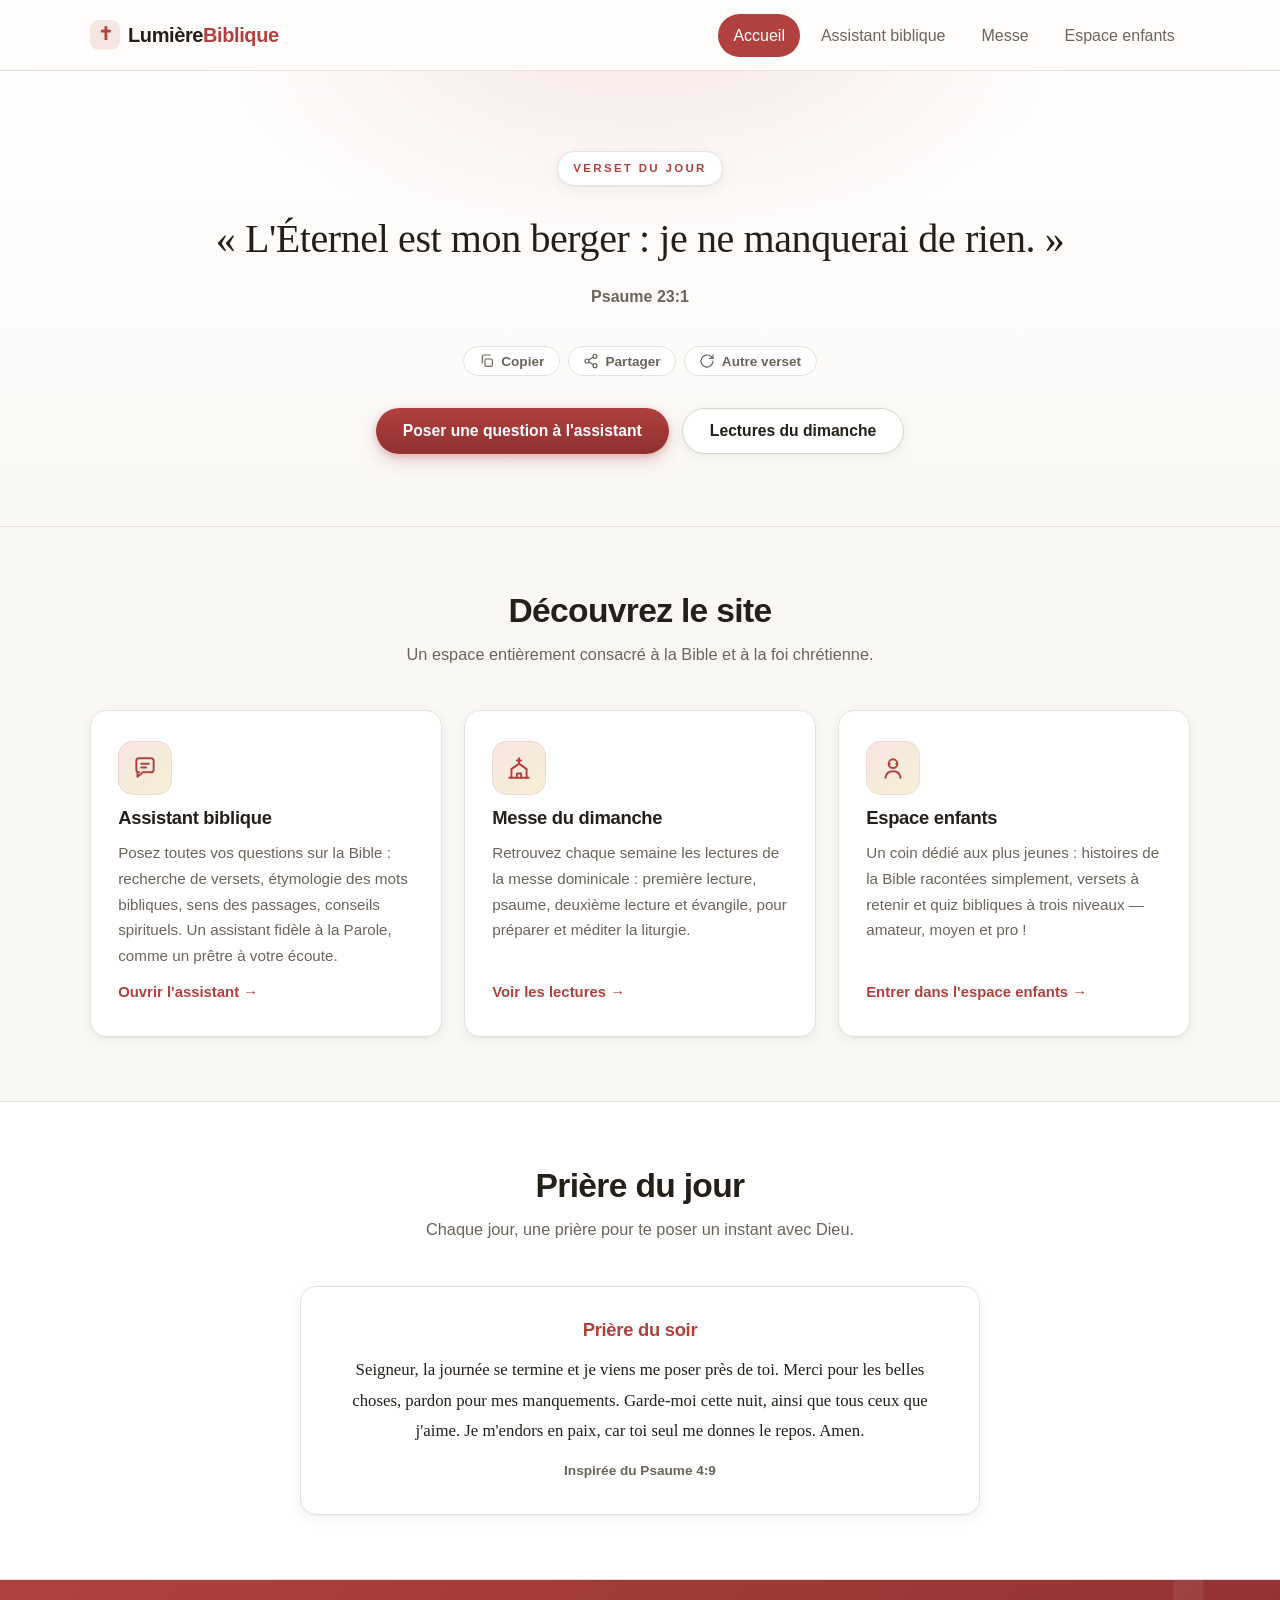
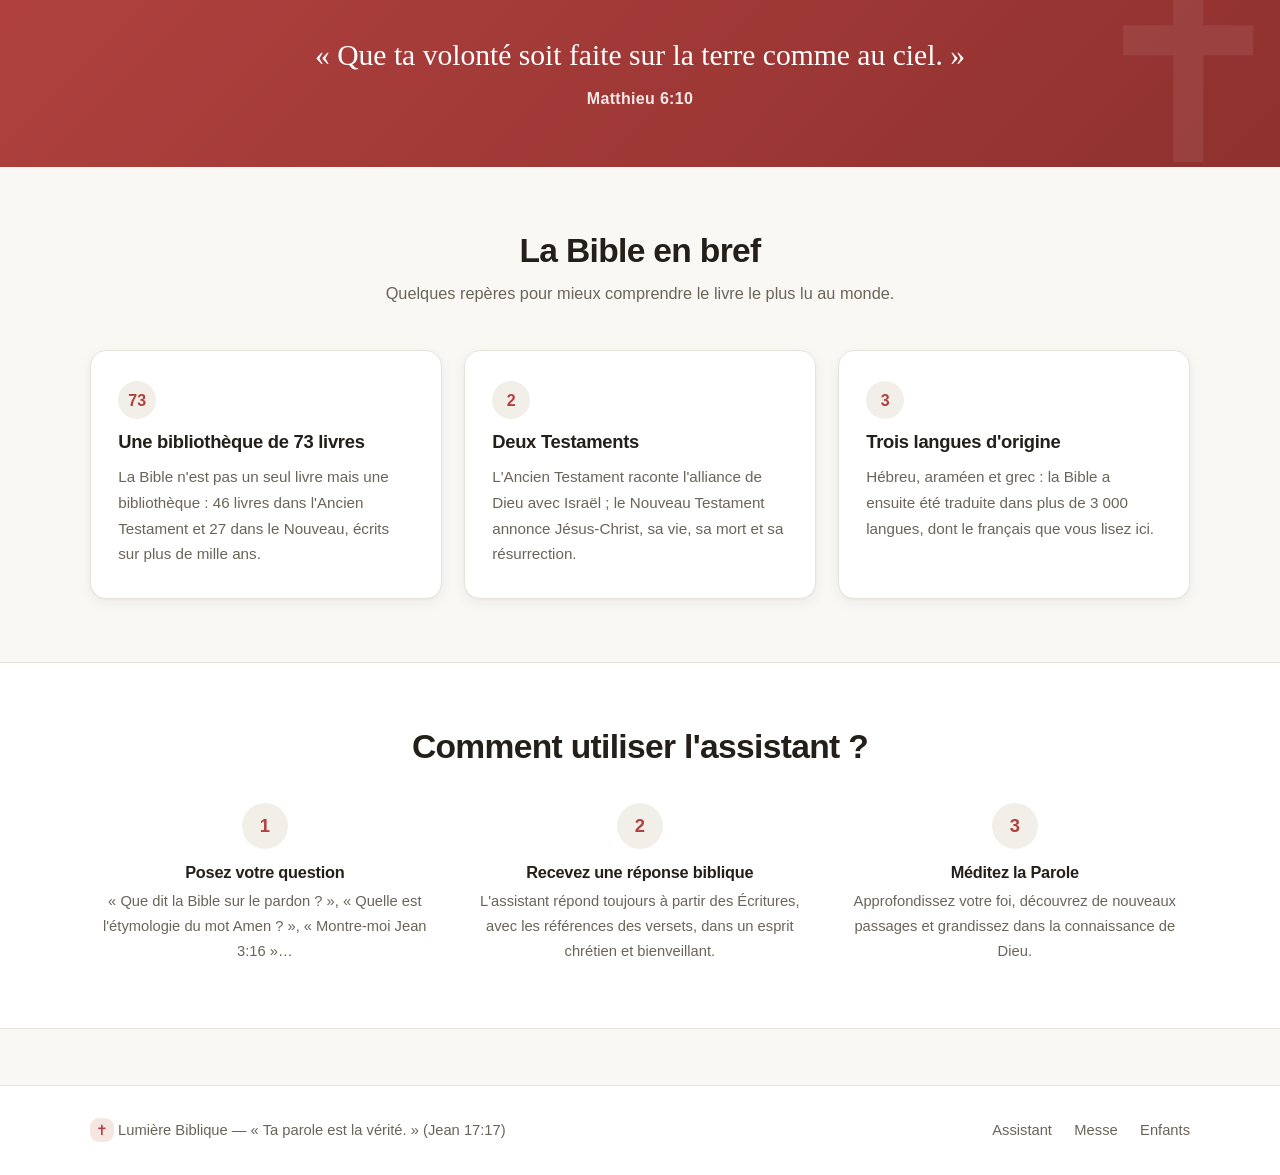
<file: index.html>
<!DOCTYPE html>
<html lang="fr">
<head>
  <meta charset="UTF-8">
  <meta name="viewport" content="width=device-width, initial-scale=1.0">
  <title>Lumière Biblique — La Parole de Dieu pour tous</title>
  <meta name="description" content="Assistant biblique, lectures de la messe du dimanche, espace enfants et quiz bibliques. Un site entièrement consacré à la Parole de Dieu.">
  <link rel="stylesheet" href="css/style.css">
  <link rel="icon" href="data:image/svg+xml,<svg xmlns='http://www.w3.org/2000/svg' viewBox='0 0 100 100'><text y='.9em' font-size='90'>✝️</text></svg>">
</head>
<body>

  <header class="site-header">
    <div class="container header-inner">
      <a href="index.html" class="logo">
        <span class="logo-mark">✝</span>
        <span class="logo-text">Lumière<strong>Biblique</strong></span>
      </a>
      <nav class="main-nav" id="mainNav">
        <a href="index.html" class="nav-link active">Accueil</a>
        <a href="chatbot.html" class="nav-link">Assistant biblique</a>
        <a href="messe.html" class="nav-link">Messe</a>
        <a href="enfants.html" class="nav-link">Espace enfants</a>
      </nav>
      <button class="nav-toggle" id="navToggle" aria-label="Menu">☰</button>
    </div>
  </header>

  <main>
    <!-- Héro : verset du jour -->
    <section class="hero">
      <div class="container hero-inner">
        <p class="hero-kicker">Verset du jour</p>
        <blockquote class="hero-verse" id="versetDuJour">
          « Ta parole est une lampe à mes pieds, et une lumière sur mon sentier. »
        </blockquote>
        <p class="hero-ref" id="versetRef">Psaume 119:105</p>
        <div class="verset-outils">
          <button class="outil-btn" id="btnCopier" title="Copier le verset" aria-label="Copier le verset">
            <svg viewBox="0 0 24 24" width="16" height="16" fill="none" stroke="currentColor" stroke-width="1.8" stroke-linecap="round" stroke-linejoin="round"><rect x="9" y="9" width="11" height="11" rx="2"/><path d="M5 15V5a2 2 0 0 1 2-2h10"/></svg>
            <span>Copier</span>
          </button>
          <button class="outil-btn" id="btnPartager" title="Partager le verset" aria-label="Partager le verset">
            <svg viewBox="0 0 24 24" width="16" height="16" fill="none" stroke="currentColor" stroke-width="1.8" stroke-linecap="round" stroke-linejoin="round"><circle cx="18" cy="5" r="3"/><circle cx="6" cy="12" r="3"/><circle cx="18" cy="19" r="3"/><path d="M8.6 13.5l6.8 4M15.4 6.5l-6.8 4"/></svg>
            <span>Partager</span>
          </button>
          <button class="outil-btn" id="btnVersetSurprise" title="Autre verset">
            <svg viewBox="0 0 24 24" width="16" height="16" fill="none" stroke="currentColor" stroke-width="1.8" stroke-linecap="round" stroke-linejoin="round"><path d="M21 12a9 9 0 1 1-3-6.7L21 8"/><path d="M21 3v5h-5"/></svg>
            <span>Autre verset</span>
          </button>
        </div>
        <div class="hero-actions">
          <a href="chatbot.html" class="btn btn-primary">Poser une question à l'assistant</a>
          <a href="messe.html" class="btn btn-secondary">Lectures du dimanche</a>
        </div>
      </div>
    </section>

    <!-- Cartes des sections -->
    <section class="section">
      <div class="container">
        <h2 class="section-title">Découvrez le site</h2>
        <p class="section-subtitle">Un espace entièrement consacré à la Bible et à la foi chrétienne.</p>
        <div class="cards-grid">
          <a href="chatbot.html" class="card">
            <div class="icon-disc"><svg viewBox="0 0 24 24"><path d="M4 5.5A2.5 2.5 0 0 1 6.5 3h11A2.5 2.5 0 0 1 20 5.5v8a2.5 2.5 0 0 1-2.5 2.5H10l-5 4v-4H6.5A2.5 2.5 0 0 1 4 13.5z"/><path d="M8.5 8h7M8.5 11.5h4.5"/></svg></div>
            <h3>Assistant biblique</h3>
            <p>Posez toutes vos questions sur la Bible : recherche de versets, étymologie des mots bibliques, sens des passages, conseils spirituels. Un assistant fidèle à la Parole, comme un prêtre à votre écoute.</p>
            <span class="card-link">Ouvrir l'assistant →</span>
          </a>
          <a href="messe.html" class="card">
            <div class="icon-disc"><svg viewBox="0 0 24 24"><path d="M12 3v4M10 5h4"/><path d="M5 21v-8l7-5 7 5v8"/><path d="M10 21v-4h4v4"/><path d="M3 21h18"/></svg></div>
            <h3>Messe du dimanche</h3>
            <p>Retrouvez chaque semaine les lectures de la messe dominicale : première lecture, psaume, deuxième lecture et évangile, pour préparer et méditer la liturgie.</p>
            <span class="card-link">Voir les lectures →</span>
          </a>
          <a href="enfants.html" class="card">
            <div class="icon-disc"><svg viewBox="0 0 24 24"><circle cx="12" cy="8" r="4"/><path d="M5 21c.6-4 3.4-6 7-6s6.4 2 7 6"/><path d="M9 8h.01M15 8h.01"/></svg></div>
            <h3>Espace enfants</h3>
            <p>Un coin dédié aux plus jeunes : histoires de la Bible racontées simplement, versets à retenir et quiz bibliques à trois niveaux — amateur, moyen et pro !</p>
            <span class="card-link">Entrer dans l'espace enfants →</span>
          </a>
        </div>
      </div>
    </section>

    <!-- Prière du jour -->
    <section class="section section-alt">
      <div class="container">
        <h2 class="section-title">Prière du jour</h2>
        <p class="section-subtitle">Chaque jour, une prière pour te poser un instant avec Dieu.</p>
        <div class="priere-card">
          <h3 id="priereTitre">Le Notre Père</h3>
          <p class="priere-texte" id="priereTexte"></p>
          <p class="priere-source" id="priereSource"></p>
        </div>
      </div>
    </section>

    <!-- Bandeau citation -->
    <section class="banner">
      <div class="container">
        <p class="banner-verse">« Que ta volonté soit faite sur la terre comme au ciel. »</p>
        <p class="banner-ref">Matthieu 6:10</p>
      </div>
    </section>

    <!-- La Bible en bref -->
    <section class="section">
      <div class="container">
        <h2 class="section-title">La Bible en bref</h2>
        <p class="section-subtitle">Quelques repères pour mieux comprendre le livre le plus lu au monde.</p>
        <div class="cards-grid">
          <div class="card card-static">
            <span class="etape-num">73</span>
            <h3>Une bibliothèque de 73 livres</h3>
            <p>La Bible n'est pas un seul livre mais une bibliothèque : 46 livres dans l'Ancien Testament et 27 dans le Nouveau, écrits sur plus de mille ans.</p>
          </div>
          <div class="card card-static">
            <span class="etape-num">2</span>
            <h3>Deux Testaments</h3>
            <p>L'Ancien Testament raconte l'alliance de Dieu avec Israël ; le Nouveau Testament annonce Jésus-Christ, sa vie, sa mort et sa résurrection.</p>
          </div>
          <div class="card card-static">
            <span class="etape-num">3</span>
            <h3>Trois langues d'origine</h3>
            <p>Hébreu, araméen et grec : la Bible a ensuite été traduite dans plus de 3 000 langues, dont le français que vous lisez ici.</p>
          </div>
        </div>
      </div>
    </section>

    <!-- Comment ça marche -->
    <section class="section section-alt">
      <div class="container">
        <h2 class="section-title">Comment utiliser l'assistant ?</h2>
        <div class="steps-grid">
          <div class="step">
            <div class="step-num">1</div>
            <h3>Posez votre question</h3>
            <p>« Que dit la Bible sur le pardon ? », « Quelle est l'étymologie du mot Amen ? », « Montre-moi Jean 3:16 »…</p>
          </div>
          <div class="step">
            <div class="step-num">2</div>
            <h3>Recevez une réponse biblique</h3>
            <p>L'assistant répond toujours à partir des Écritures, avec les références des versets, dans un esprit chrétien et bienveillant.</p>
          </div>
          <div class="step">
            <div class="step-num">3</div>
            <h3>Méditez la Parole</h3>
            <p>Approfondissez votre foi, découvrez de nouveaux passages et grandissez dans la connaissance de Dieu.</p>
          </div>
        </div>
      </div>
    </section>
  </main>

  <footer class="site-footer">
    <div class="container footer-inner">
      <p><span class="logo-mark">✝</span> Lumière Biblique — « Ta parole est la vérité. » (Jean 17:17)</p>
      <nav class="footer-nav">
        <a href="chatbot.html">Assistant</a>
        <a href="messe.html">Messe</a>
        <a href="enfants.html">Enfants</a>
      </nav>
    </div>
  </footer>

  <script src="js/bible-data.js"></script>
  <script src="js/common.js"></script>
</body>
</html>
</file>
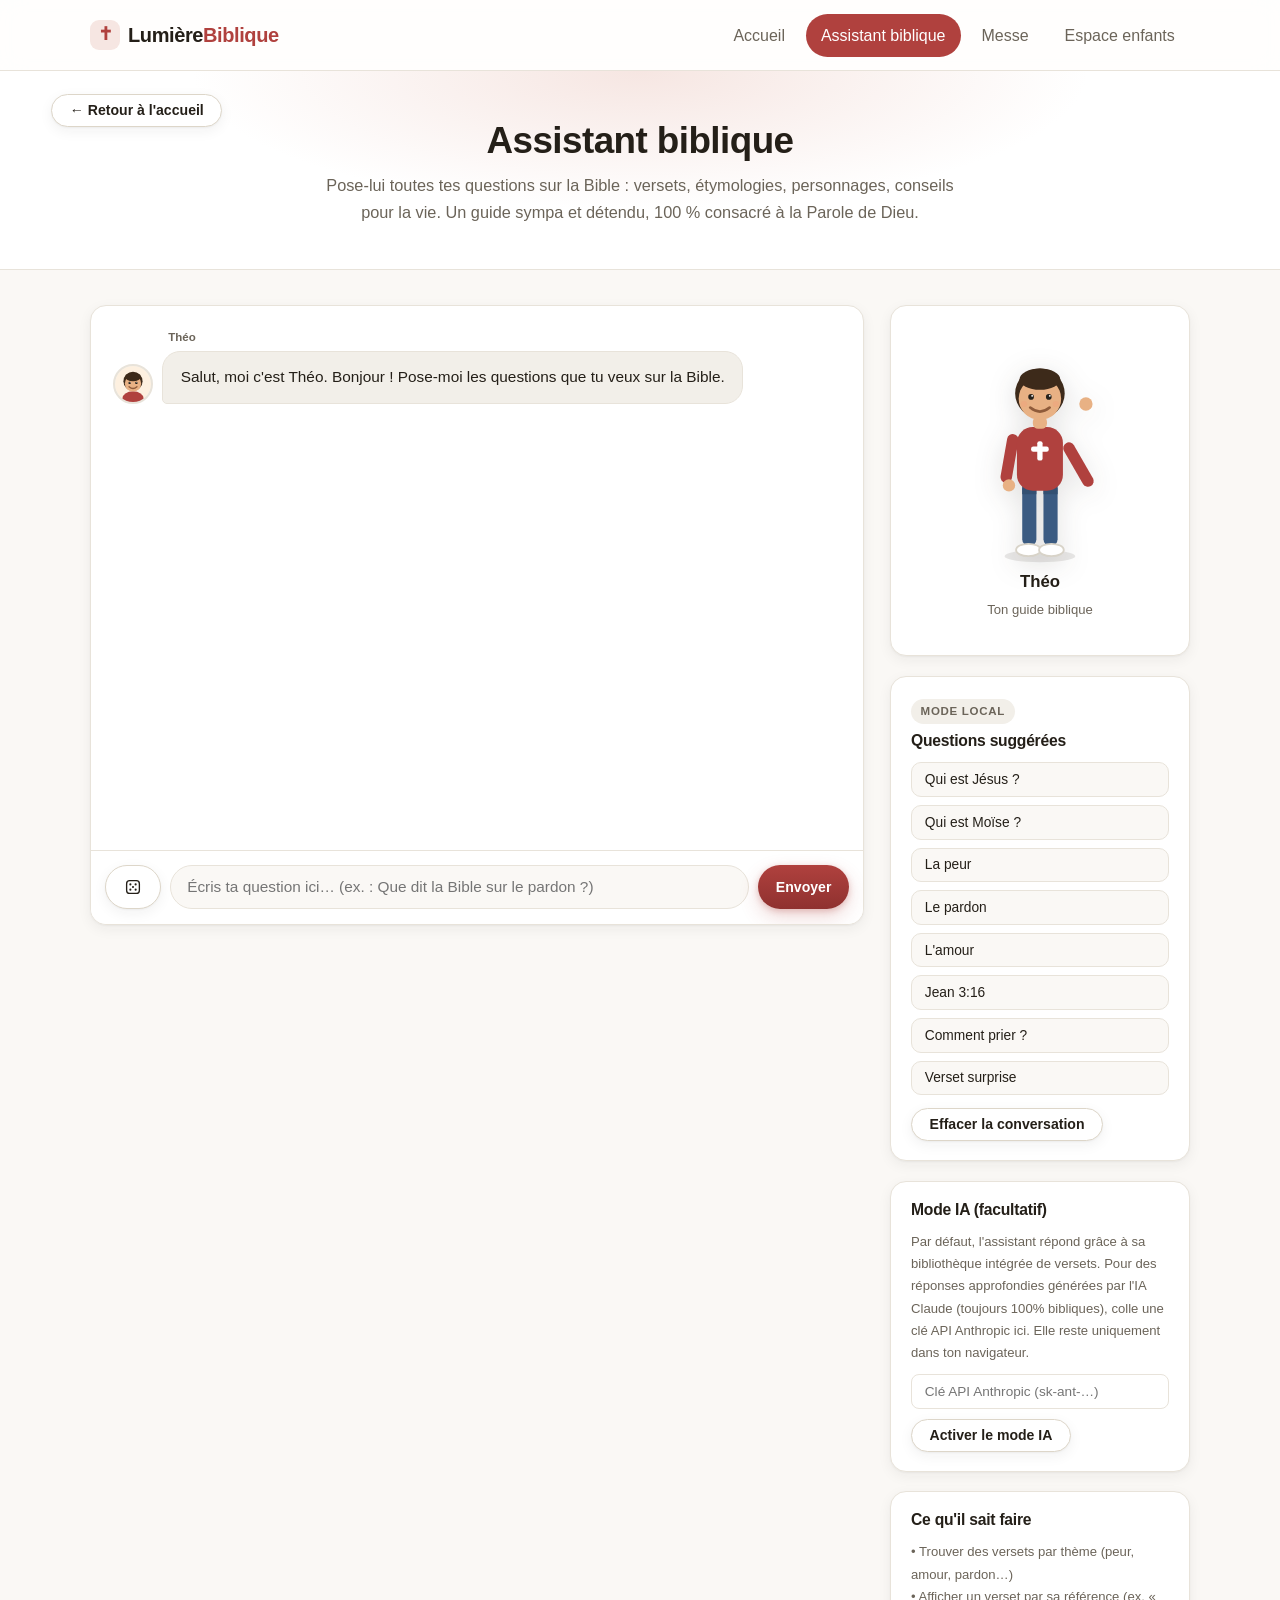
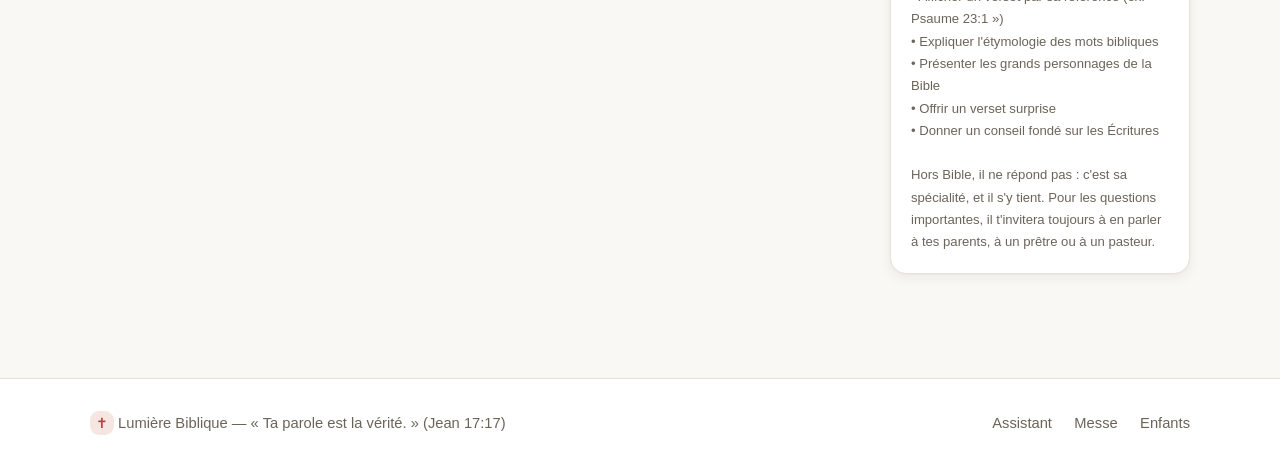
<file: chatbot.html>
<!DOCTYPE html>
<html lang="fr">
<head>
  <meta charset="UTF-8">
  <meta name="viewport" content="width=device-width, initial-scale=1.0">
  <title>Assistant biblique — Lumière Biblique</title>
  <meta name="description" content="Posez toutes vos questions sur la Bible : versets, étymologie, personnages, conseils spirituels. Un assistant entièrement biblique.">
  <link rel="stylesheet" href="css/style.css">
  <link rel="icon" href="data:image/svg+xml,<svg xmlns='http://www.w3.org/2000/svg' viewBox='0 0 100 100'><text y='.9em' font-size='90'>✝️</text></svg>">
</head>
<body>

  <header class="site-header">
    <div class="container header-inner">
      <a href="index.html" class="logo">
        <span class="logo-mark">✝</span>
        <span class="logo-text">Lumière<strong>Biblique</strong></span>
      </a>
      <nav class="main-nav" id="mainNav">
        <a href="index.html" class="nav-link">Accueil</a>
        <a href="chatbot.html" class="nav-link active">Assistant biblique</a>
        <a href="messe.html" class="nav-link">Messe</a>
        <a href="enfants.html" class="nav-link">Espace enfants</a>
      </nav>
      <button class="nav-toggle" id="navToggle" aria-label="Menu">☰</button>
    </div>
  </header>

  <section class="page-head">
    <div class="container">
      <a href="index.html" class="btn btn-secondary btn-small btn-retour">← Retour à l'accueil</a>
      <h1>Assistant biblique</h1>
      <p>Pose-lui toutes tes questions sur la Bible : versets, étymologies, personnages, conseils pour la vie. Un guide sympa et détendu, 100 % consacré à la Parole de Dieu.</p>
    </div>
  </section>

  <main class="container chat-layout">
    <div class="chat-box">
      <div class="chat-messages" id="chatMessages"></div>
      <form class="chat-input-row" id="chatForm">
        <button type="button" class="btn btn-secondary btn-small" id="btnSurprise" title="Verset surprise" aria-label="Verset surprise">
          <svg viewBox="0 0 24 24" width="18" height="18" fill="none" stroke="currentColor" stroke-width="1.8" stroke-linecap="round" stroke-linejoin="round" style="vertical-align:-3px;"><rect x="3.5" y="3.5" width="17" height="17" rx="4"/><circle cx="8.5" cy="8.5" r="1.4" fill="currentColor" stroke="none"/><circle cx="15.5" cy="8.5" r="1.4" fill="currentColor" stroke="none"/><circle cx="12" cy="12" r="1.4" fill="currentColor" stroke="none"/><circle cx="8.5" cy="15.5" r="1.4" fill="currentColor" stroke="none"/><circle cx="15.5" cy="15.5" r="1.4" fill="currentColor" stroke="none"/></svg>
        </button>
        <input type="text" id="chatInput" placeholder="Écris ta question ici… (ex. : Que dit la Bible sur le pardon ?)" autocomplete="off" required>
        <button type="submit" class="btn btn-primary btn-small">Envoyer</button>
      </form>
    </div>

    <aside class="chat-side">
      <div class="side-card">
        <div class="guide-figure" id="guideFigure"></div>
        <p class="guide-nom" id="guideNom"></p>
        <p class="guide-role" id="guideRole"></p>
      </div>

      <div class="side-card">
        <span class="mode-badge" id="modeBadge">Mode local</span>
        <h3>Questions suggérées</h3>
        <div class="suggestions">
          <button class="suggestion-btn" data-q="Qui est Jésus ?">Qui est Jésus ?</button>
          <button class="suggestion-btn" data-q="Qui est Moïse ?">Qui est Moïse ?</button>
          <button class="suggestion-btn" data-q="La peur">La peur</button>
          <button class="suggestion-btn" data-q="Le pardon">Le pardon</button>
          <button class="suggestion-btn" data-q="L'amour">L'amour</button>
          <button class="suggestion-btn" data-q="Jean 3:16">Jean 3:16</button>
          <button class="suggestion-btn" data-q="Comment prier ?">Comment prier ?</button>
          <button class="suggestion-btn" data-q="Verset surprise">Verset surprise</button>
        </div>
        <button class="btn btn-secondary btn-small" id="btnEffacer" style="margin-top:0.8rem;">Effacer la conversation</button>
      </div>

      <div class="side-card">
        <h3>Mode IA (facultatif)</h3>
        <p class="side-note" style="margin-bottom:0.6rem;">
          Par défaut, l'assistant répond grâce à sa bibliothèque intégrée de versets. Pour des réponses
          approfondies générées par l'IA Claude (toujours 100% bibliques), colle une clé API Anthropic ici.
          Elle reste uniquement dans ton navigateur.
        </p>
        <input type="password" class="api-field" id="apiKeyInput" placeholder="Clé API Anthropic (sk-ant-…)">
        <button class="btn btn-secondary btn-small" id="apiKeySave">Activer le mode IA</button>
        <button class="btn btn-secondary btn-small" id="apiKeyClear" style="display:none;">Désactiver</button>
      </div>

      <div class="side-card">
        <h3>Ce qu'il sait faire</h3>
        <p class="side-note">
          • Trouver des versets par thème (peur, amour, pardon…)<br>
          • Afficher un verset par sa référence (ex. « Psaume 23:1 »)<br>
          • Expliquer l'étymologie des mots bibliques<br>
          • Présenter les grands personnages de la Bible<br>
          • Offrir un verset surprise<br>
          • Donner un conseil fondé sur les Écritures<br><br>
          Hors Bible, il ne répond pas : c'est sa spécialité, et il s'y tient.
          Pour les questions importantes, il t'invitera toujours à en parler à
          tes parents, à un prêtre ou à un pasteur.
        </p>
      </div>
    </aside>
  </main>

  <footer class="site-footer">
    <div class="container footer-inner">
      <p><span class="logo-mark">✝</span> Lumière Biblique — « Ta parole est la vérité. » (Jean 17:17)</p>
      <nav class="footer-nav">
        <a href="chatbot.html">Assistant</a>
        <a href="messe.html">Messe</a>
        <a href="enfants.html">Enfants</a>
      </nav>
    </div>
  </footer>

  <script src="js/bible-data.js"></script>
  <script src="js/common.js"></script>
  <script src="js/chatbot.js"></script>
</body>
</html>
</file>
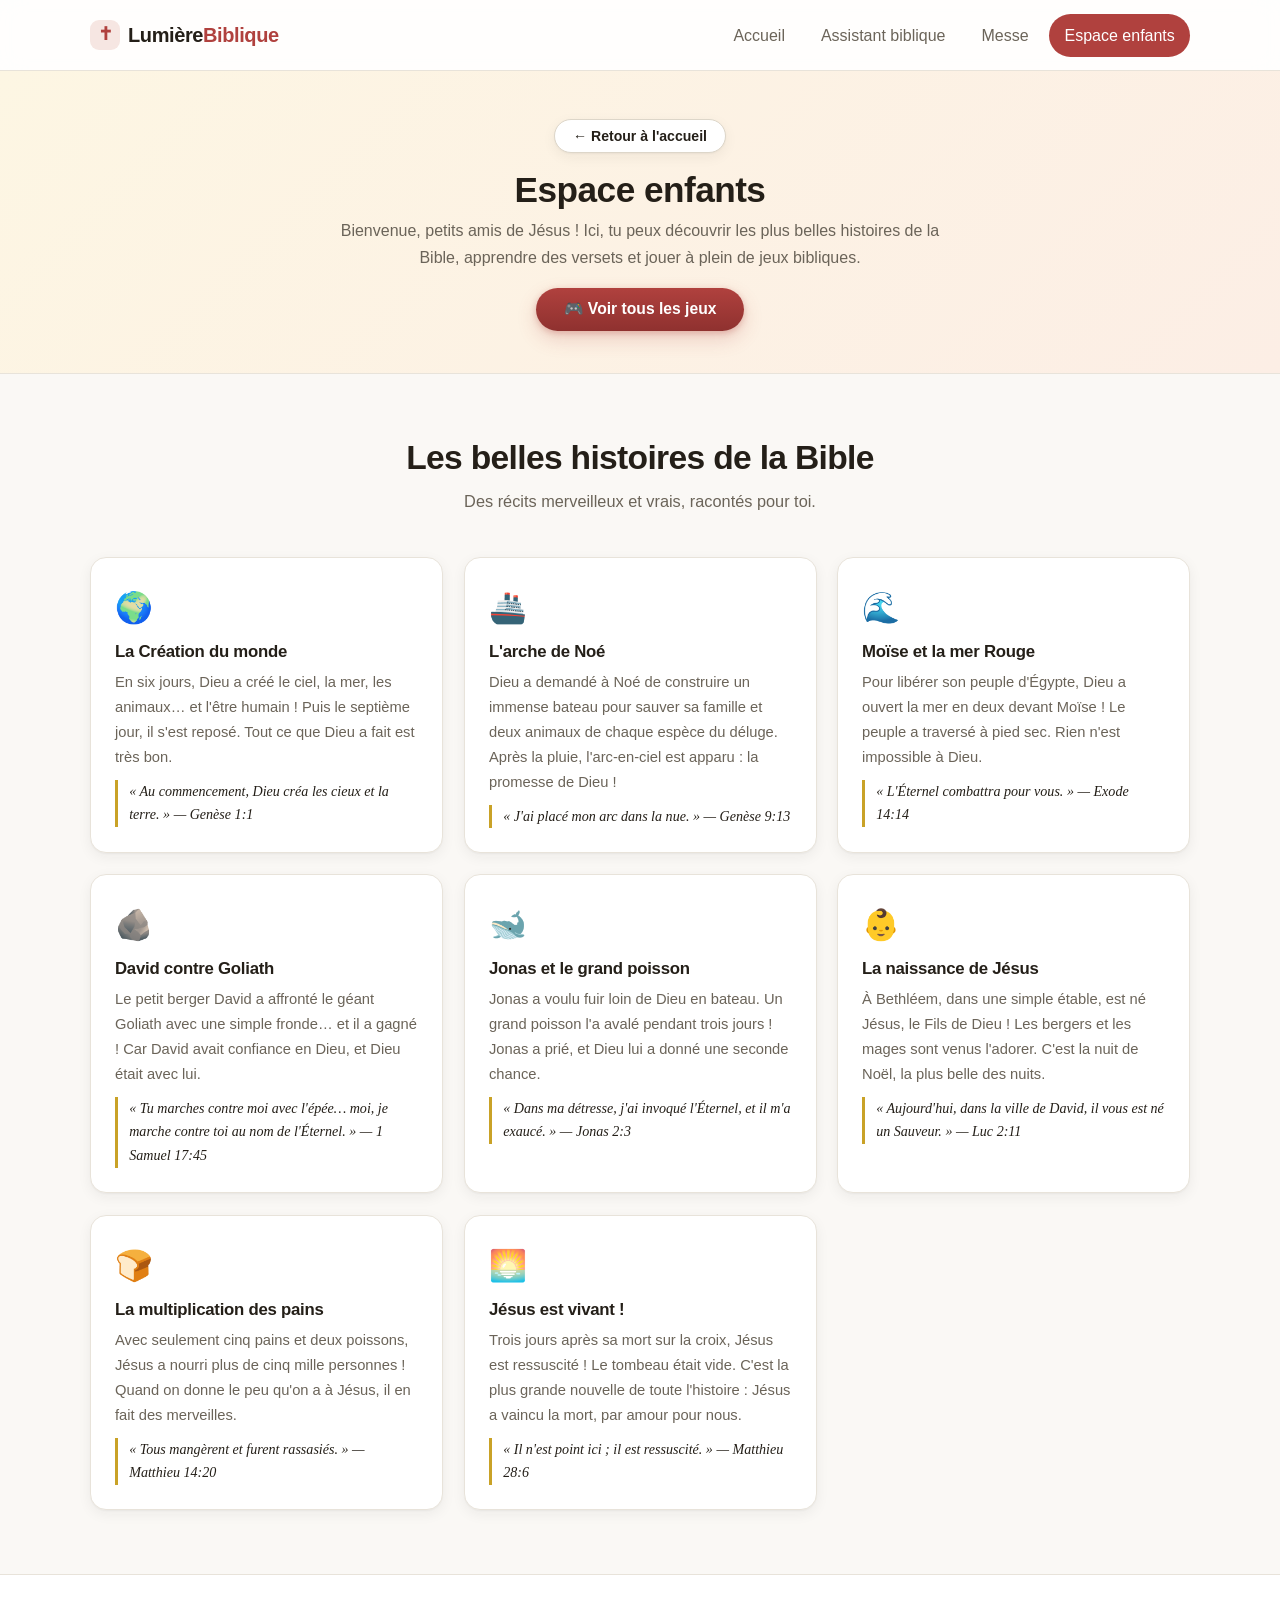
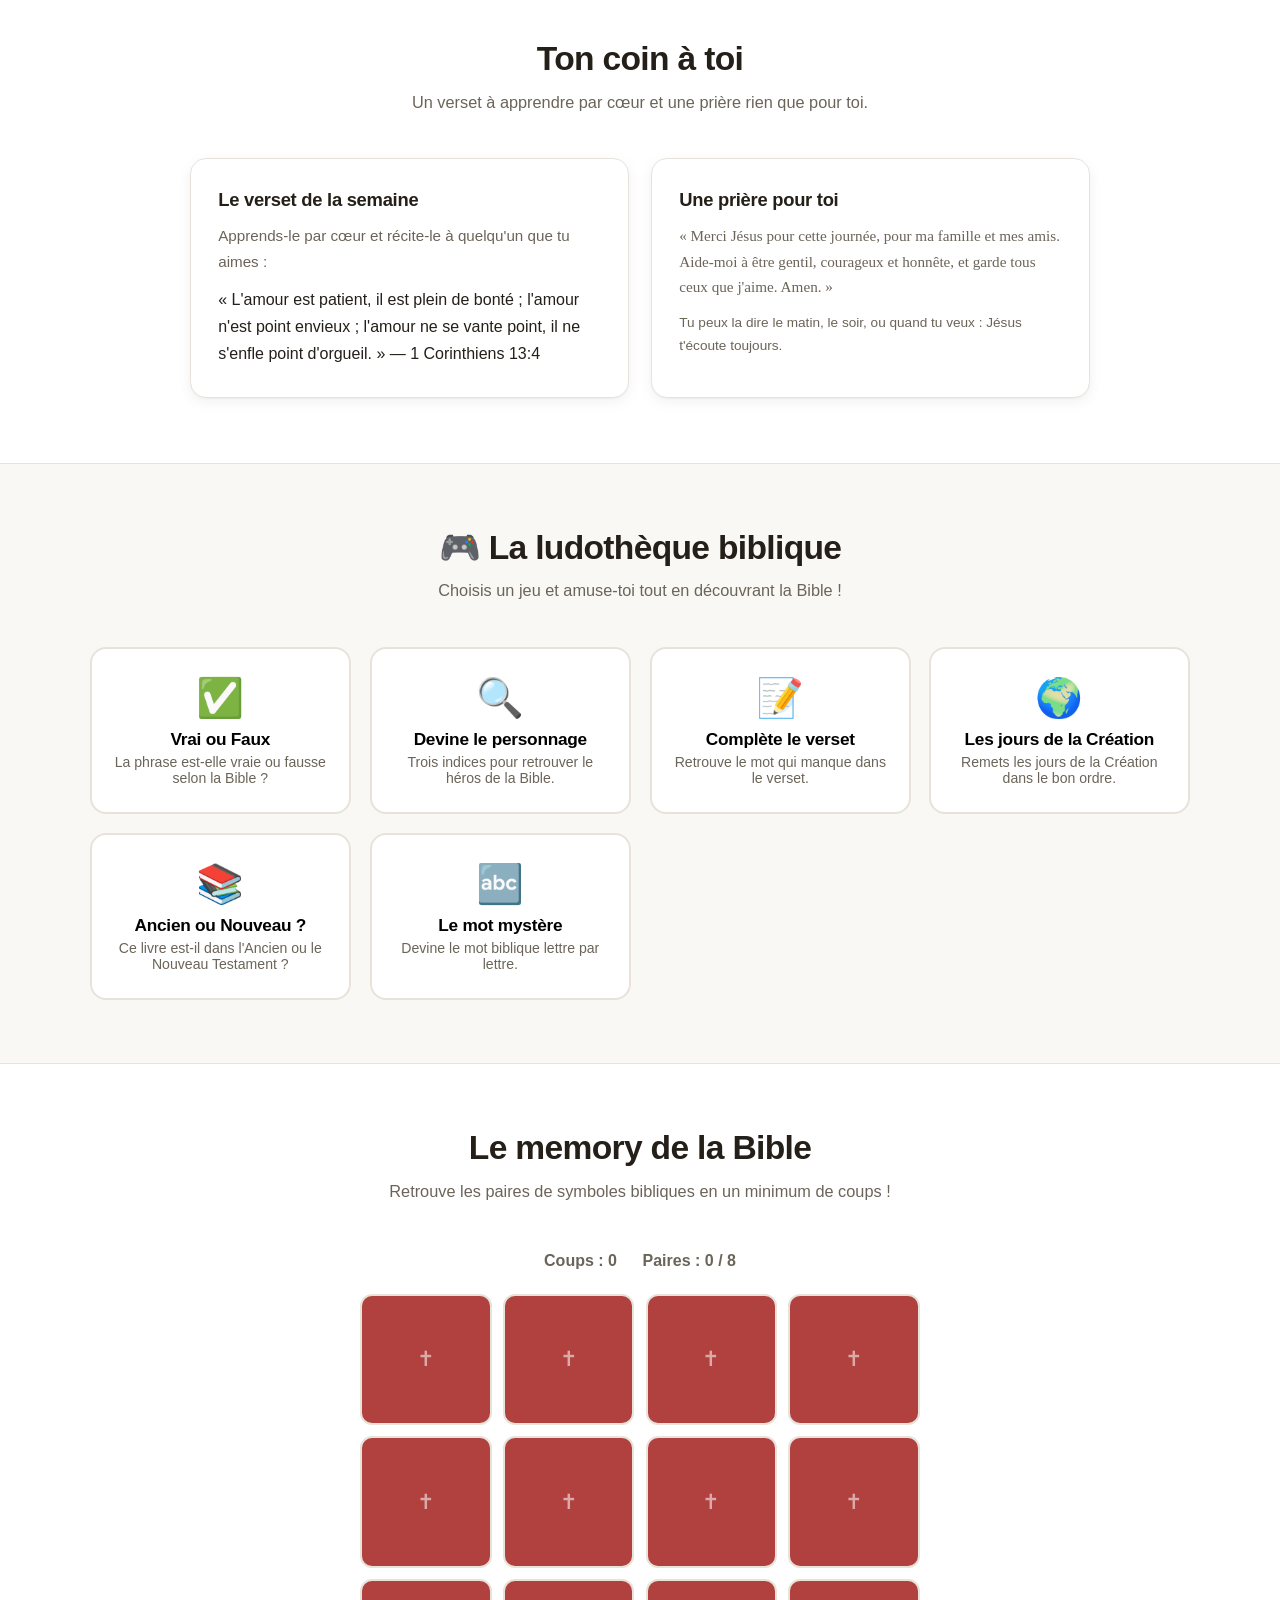
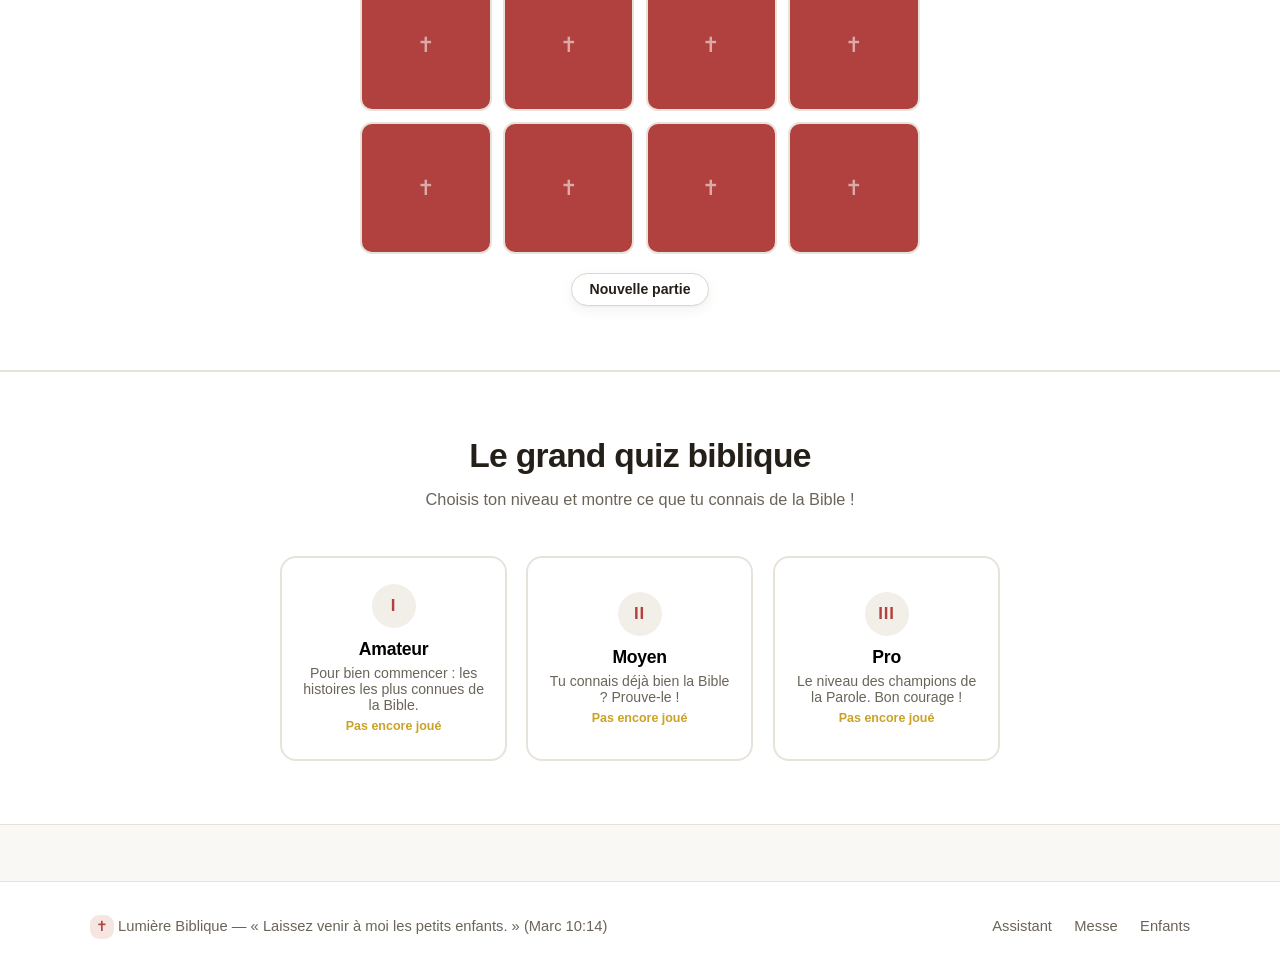
<file: enfants.html>
<!DOCTYPE html>
<html lang="fr">
<head>
  <meta charset="UTF-8">
  <meta name="viewport" content="width=device-width, initial-scale=1.0">
  <title>Espace enfants — Lumière Biblique</title>
  <meta name="description" content="Espace enfants : histoires de la Bible racontées simplement, versets à retenir et quiz bibliques à trois niveaux.">
  <link rel="stylesheet" href="css/style.css">
  <link rel="icon" href="data:image/svg+xml,<svg xmlns='http://www.w3.org/2000/svg' viewBox='0 0 100 100'><text y='.9em' font-size='90'>✝️</text></svg>">
</head>
<body>

  <header class="site-header">
    <div class="container header-inner">
      <a href="index.html" class="logo">
        <span class="logo-mark">✝</span>
        <span class="logo-text">Lumière<strong>Biblique</strong></span>
      </a>
      <nav class="main-nav" id="mainNav">
        <a href="index.html" class="nav-link">Accueil</a>
        <a href="chatbot.html" class="nav-link">Assistant biblique</a>
        <a href="messe.html" class="nav-link">Messe</a>
        <a href="enfants.html" class="nav-link active">Espace enfants</a>
      </nav>
      <button class="nav-toggle" id="navToggle" aria-label="Menu">☰</button>
    </div>
  </header>

  <section class="enfants-hero">
    <div class="container">
      <p style="margin-bottom:1rem;"><a href="index.html" class="btn btn-secondary btn-small">← Retour à l'accueil</a></p>
      <h1>Espace enfants</h1>
      <p>Bienvenue, petits amis de Jésus ! Ici, tu peux découvrir les plus belles histoires de la Bible, apprendre des versets et jouer à plein de jeux bibliques.</p>
      <p style="margin-top:1rem;"><a href="#jeux" class="btn btn-primary">🎮 Voir tous les jeux</a></p>
    </div>
  </section>

  <!-- Histoires de la Bible -->
  <section class="section">
    <div class="container">
      <h2 class="section-title">Les belles histoires de la Bible</h2>
      <p class="section-subtitle">Des récits merveilleux et vrais, racontés pour toi.</p>
      <div class="histoires-grid">
        <div class="histoire-card">
          <div class="card-icon">🌍</div>
          <h3>La Création du monde</h3>
          <p>En six jours, Dieu a créé le ciel, la mer, les animaux… et l'être humain ! Puis le septième jour, il s'est reposé. Tout ce que Dieu a fait est très bon.</p>
          <span class="verse-quote">« Au commencement, Dieu créa les cieux et la terre. » — Genèse 1:1</span>
        </div>
        <div class="histoire-card">
          <div class="card-icon">🚢</div>
          <h3>L'arche de Noé</h3>
          <p>Dieu a demandé à Noé de construire un immense bateau pour sauver sa famille et deux animaux de chaque espèce du déluge. Après la pluie, l'arc-en-ciel est apparu : la promesse de Dieu !</p>
          <span class="verse-quote">« J'ai placé mon arc dans la nue. » — Genèse 9:13</span>
        </div>
        <div class="histoire-card">
          <div class="card-icon">🌊</div>
          <h3>Moïse et la mer Rouge</h3>
          <p>Pour libérer son peuple d'Égypte, Dieu a ouvert la mer en deux devant Moïse ! Le peuple a traversé à pied sec. Rien n'est impossible à Dieu.</p>
          <span class="verse-quote">« L'Éternel combattra pour vous. » — Exode 14:14</span>
        </div>
        <div class="histoire-card">
          <div class="card-icon">🪨</div>
          <h3>David contre Goliath</h3>
          <p>Le petit berger David a affronté le géant Goliath avec une simple fronde… et il a gagné ! Car David avait confiance en Dieu, et Dieu était avec lui.</p>
          <span class="verse-quote">« Tu marches contre moi avec l'épée… moi, je marche contre toi au nom de l'Éternel. » — 1 Samuel 17:45</span>
        </div>
        <div class="histoire-card">
          <div class="card-icon">🐋</div>
          <h3>Jonas et le grand poisson</h3>
          <p>Jonas a voulu fuir loin de Dieu en bateau. Un grand poisson l'a avalé pendant trois jours ! Jonas a prié, et Dieu lui a donné une seconde chance.</p>
          <span class="verse-quote">« Dans ma détresse, j'ai invoqué l'Éternel, et il m'a exaucé. » — Jonas 2:3</span>
        </div>
        <div class="histoire-card">
          <div class="card-icon">👶</div>
          <h3>La naissance de Jésus</h3>
          <p>À Bethléem, dans une simple étable, est né Jésus, le Fils de Dieu ! Les bergers et les mages sont venus l'adorer. C'est la nuit de Noël, la plus belle des nuits.</p>
          <span class="verse-quote">« Aujourd'hui, dans la ville de David, il vous est né un Sauveur. » — Luc 2:11</span>
        </div>
        <div class="histoire-card">
          <div class="card-icon">🍞</div>
          <h3>La multiplication des pains</h3>
          <p>Avec seulement cinq pains et deux poissons, Jésus a nourri plus de cinq mille personnes ! Quand on donne le peu qu'on a à Jésus, il en fait des merveilles.</p>
          <span class="verse-quote">« Tous mangèrent et furent rassasiés. » — Matthieu 14:20</span>
        </div>
        <div class="histoire-card">
          <div class="card-icon">🌅</div>
          <h3>Jésus est vivant !</h3>
          <p>Trois jours après sa mort sur la croix, Jésus est ressuscité ! Le tombeau était vide. C'est la plus grande nouvelle de toute l'histoire : Jésus a vaincu la mort, par amour pour nous.</p>
          <span class="verse-quote">« Il n'est point ici ; il est ressuscité. » — Matthieu 28:6</span>
        </div>
      </div>
    </div>
  </section>

  <!-- Verset de la semaine + prière -->
  <section class="section section-alt">
    <div class="container">
      <h2 class="section-title">Ton coin à toi</h2>
      <p class="section-subtitle">Un verset à apprendre par cœur et une prière rien que pour toi.</p>
      <div class="cards-grid" style="max-width:900px;margin-left:auto;margin-right:auto;">
        <div class="card card-static">
          <h3>Le verset de la semaine</h3>
          <p>Apprends-le par cœur et récite-le à quelqu'un que tu aimes :</p>
          <span class="verse-quote" id="versetSemaine">« Je puis tout par celui qui me fortifie. » — Philippiens 4:13</span>
        </div>
        <div class="card card-static">
          <h3>Une prière pour toi</h3>
          <p class="priere-texte" style="font-family:var(--police-serif);">« Merci Jésus pour cette journée, pour ma famille et mes amis. Aide-moi à être gentil, courageux et honnête, et garde tous ceux que j'aime. Amen. »</p>
          <p style="color:var(--encre-douce);font-size:0.85rem;">Tu peux la dire le matin, le soir, ou quand tu veux : Jésus t'écoute toujours.</p>
        </div>
      </div>
    </div>
  </section>

  <!-- Ludothèque : tous les jeux -->
  <section class="section" id="jeux">
    <div class="container">
      <h2 class="section-title">🎮 La ludothèque biblique</h2>
      <p class="section-subtitle">Choisis un jeu et amuse-toi tout en découvrant la Bible !</p>

      <!-- Choix du jeu -->
      <div class="jeux-grid" id="jeuxGrid">
        <button class="jeu-card" data-jeu="vraifaux">
          <div class="jeu-icon">✅</div>
          <h3>Vrai ou Faux</h3>
          <p>La phrase est-elle vraie ou fausse selon la Bible ?</p>
        </button>
        <button class="jeu-card" data-jeu="personnage">
          <div class="jeu-icon">🔍</div>
          <h3>Devine le personnage</h3>
          <p>Trois indices pour retrouver le héros de la Bible.</p>
        </button>
        <button class="jeu-card" data-jeu="verset">
          <div class="jeu-icon">📝</div>
          <h3>Complète le verset</h3>
          <p>Retrouve le mot qui manque dans le verset.</p>
        </button>
        <button class="jeu-card" data-jeu="creation">
          <div class="jeu-icon">🌍</div>
          <h3>Les jours de la Création</h3>
          <p>Remets les jours de la Création dans le bon ordre.</p>
        </button>
        <button class="jeu-card" data-jeu="testament">
          <div class="jeu-icon">📚</div>
          <h3>Ancien ou Nouveau ?</h3>
          <p>Ce livre est-il dans l'Ancien ou le Nouveau Testament ?</p>
        </button>
        <button class="jeu-card" data-jeu="motmystere">
          <div class="jeu-icon">🔤</div>
          <h3>Le mot mystère</h3>
          <p>Devine le mot biblique lettre par lettre.</p>
        </button>
      </div>

      <!-- Zone de jeu active -->
      <div class="jeu-zone" id="jeuZone" style="display:none;">
        <button class="btn btn-secondary btn-small" id="jeuRetour">← Retour aux jeux</button>
        <div id="jeuContenu"></div>
      </div>
    </div>
  </section>

  <!-- Jeu memory -->
  <section class="section section-alt" id="memory">
    <div class="container memory-zone">
      <h2 class="section-title">Le memory de la Bible</h2>
      <p class="section-subtitle">Retrouve les paires de symboles bibliques en un minimum de coups !</p>
      <div class="memory-stats">
        <span>Coups : <span id="memoryCoups">0</span></span>
        <span>Paires : <span id="memoryPaires">0 / 8</span></span>
      </div>
      <div class="memory-grid" id="memoryGrid"></div>
      <div class="memory-bravo" id="memoryBravo"></div>
      <p style="margin-top:1.2rem;"><button class="btn btn-secondary btn-small" id="memoryRejouer">Nouvelle partie</button></p>
    </div>
  </section>

  <!-- Quiz -->
  <section class="section section-alt" id="quiz">
    <div class="container quiz-zone">
      <h2 class="section-title">Le grand quiz biblique</h2>
      <p class="section-subtitle">Choisis ton niveau et montre ce que tu connais de la Bible !</p>

      <!-- Choix du niveau -->
      <div class="niveaux-grid" id="choixNiveau">
        <button class="niveau-card" data-niveau="amateur">
          <div class="niveau-badge">I</div>
          <h3>Amateur</h3>
          <p>Pour bien commencer : les histoires les plus connues de la Bible.</p>
        </button>
        <button class="niveau-card" data-niveau="moyen">
          <div class="niveau-badge">II</div>
          <h3>Moyen</h3>
          <p>Tu connais déjà bien la Bible ? Prouve-le !</p>
        </button>
        <button class="niveau-card" data-niveau="pro">
          <div class="niveau-badge">III</div>
          <h3>Pro</h3>
          <p>Le niveau des champions de la Parole. Bon courage !</p>
        </button>
      </div>

      <!-- Déroulé du quiz -->
      <div class="quiz-card" id="quizCard" style="display:none;">
        <div class="quiz-progress">
          <span id="quizNiveauLabel"></span>
          <span id="quizCompteur"></span>
        </div>
        <div class="quiz-bar"><div class="quiz-bar-fill" id="quizBarFill" style="width:0%"></div></div>
        <h3 class="quiz-question" id="quizQuestion"></h3>
        <div class="quiz-answers" id="quizAnswers"></div>
        <div class="quiz-feedback" id="quizFeedback"></div>
        <div class="quiz-next">
          <button class="btn btn-primary btn-small" id="quizNextBtn" style="display:none;">Question suivante →</button>
        </div>
      </div>

      <!-- Résultat -->
      <div class="quiz-card quiz-result" id="quizResult" style="display:none;">
        <div class="result-emoji" id="resultEmoji"></div>
        <h3 id="resultTitre"></h3>
        <p id="resultTexte"></p>
        <span class="verse-quote" id="resultVerset"></span>
        <div>
          <button class="btn btn-primary" id="rejouerBtn">Rejouer</button>
          <button class="btn btn-secondary" id="changerNiveauBtn">Changer de niveau</button>
        </div>
      </div>
    </div>
  </section>

  <footer class="site-footer">
    <div class="container footer-inner">
      <p><span class="logo-mark">✝</span> Lumière Biblique — « Laissez venir à moi les petits enfants. » (Marc 10:14)</p>
      <nav class="footer-nav">
        <a href="chatbot.html">Assistant</a>
        <a href="messe.html">Messe</a>
        <a href="enfants.html">Enfants</a>
      </nav>
    </div>
  </footer>

  <script src="js/bible-data.js"></script>
  <script src="js/common.js"></script>
  <script src="js/quiz-data.js"></script>
  <script src="js/quiz.js"></script>
  <script src="js/memory.js"></script>
  <script src="js/jeux-data.js"></script>
  <script src="js/jeux.js"></script>
</body>
</html>
</file>
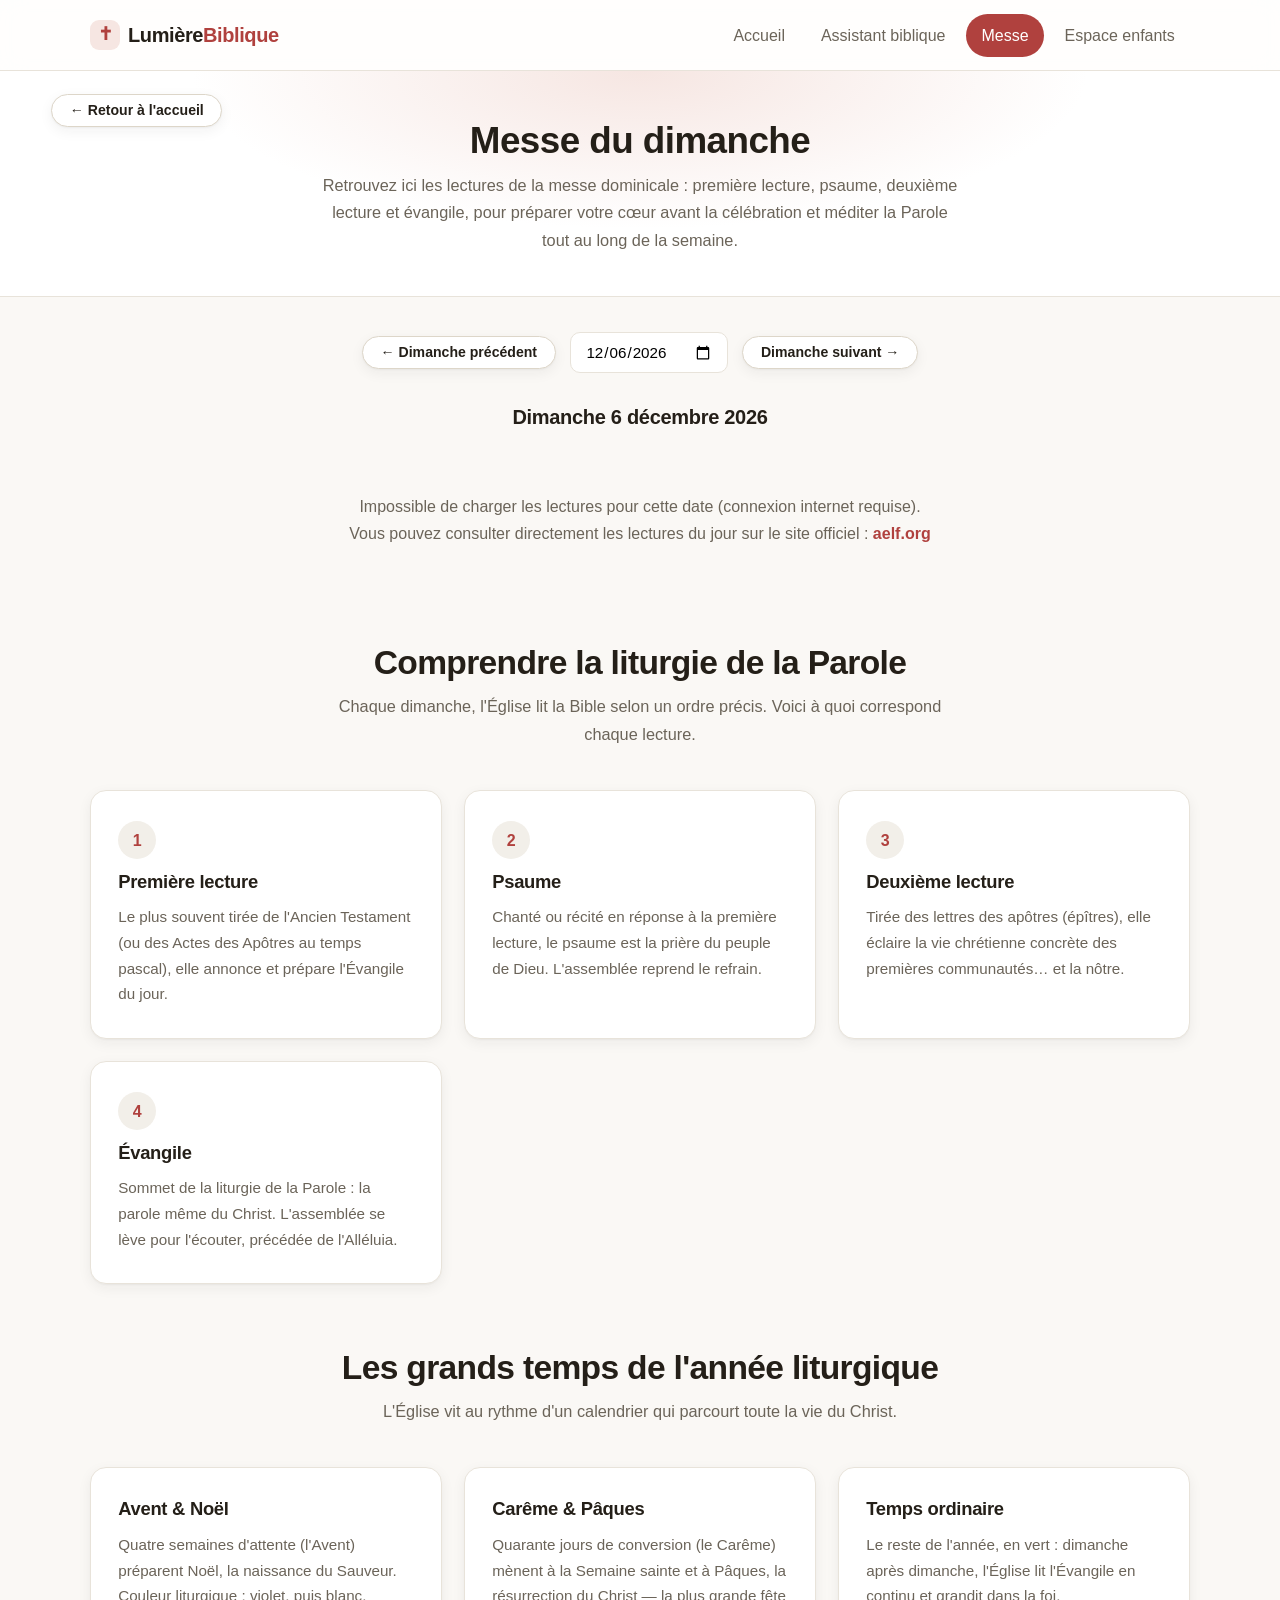
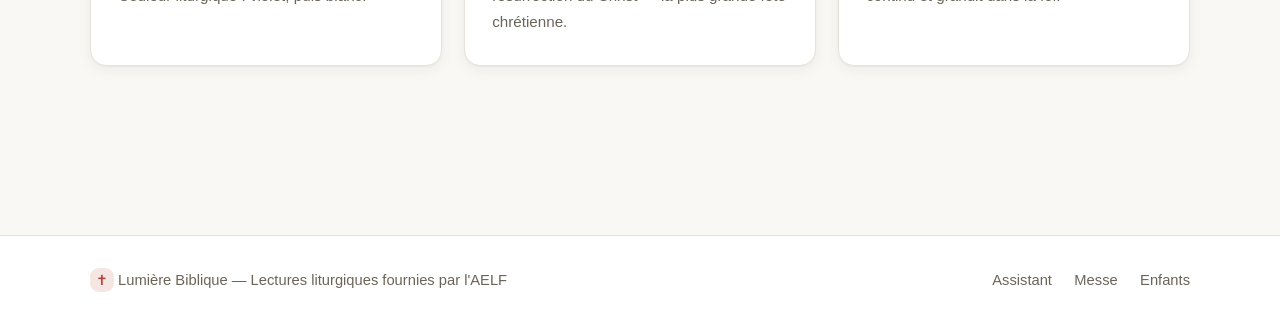
<file: messe.html>
<!DOCTYPE html>
<html lang="fr">
<head>
  <meta charset="UTF-8">
  <meta name="viewport" content="width=device-width, initial-scale=1.0">
  <title>Messe du dimanche — Lumière Biblique</title>
  <meta name="description" content="Les lectures de la messe du dimanche : première lecture, psaume, deuxième lecture et évangile.">
  <link rel="stylesheet" href="css/style.css">
  <link rel="icon" href="data:image/svg+xml,<svg xmlns='http://www.w3.org/2000/svg' viewBox='0 0 100 100'><text y='.9em' font-size='90'>✝️</text></svg>">
</head>
<body>

  <header class="site-header">
    <div class="container header-inner">
      <a href="index.html" class="logo">
        <span class="logo-mark">✝</span>
        <span class="logo-text">Lumière<strong>Biblique</strong></span>
      </a>
      <nav class="main-nav" id="mainNav">
        <a href="index.html" class="nav-link">Accueil</a>
        <a href="chatbot.html" class="nav-link">Assistant biblique</a>
        <a href="messe.html" class="nav-link active">Messe</a>
        <a href="enfants.html" class="nav-link">Espace enfants</a>
      </nav>
      <button class="nav-toggle" id="navToggle" aria-label="Menu">☰</button>
    </div>
  </header>

  <section class="page-head">
    <div class="container">
      <a href="index.html" class="btn btn-secondary btn-small btn-retour">← Retour à l'accueil</a>
      <h1>Messe du dimanche</h1>
      <p>Retrouvez ici les lectures de la messe dominicale : première lecture, psaume, deuxième lecture et évangile, pour préparer votre cœur avant la célébration et méditer la Parole tout au long de la semaine.</p>
    </div>
  </section>

  <main class="container messe-wrap">
    <div class="messe-controls">
      <button class="btn btn-secondary btn-small" id="dimanchePrec">← Dimanche précédent</button>
      <input type="date" id="dateMesse" aria-label="Choisir une date">
      <button class="btn btn-secondary btn-small" id="dimancheSuiv">Dimanche suivant →</button>
    </div>

    <h2 class="messe-date-title" id="messeDateTitle"></h2>
    <p class="messe-liturgie" id="messeLiturgie"></p>

    <div id="messeContenu">
      <p class="messe-status">Chargement des lectures…</p>
    </div>

    <!-- Sous-partie : comprendre la liturgie de la Parole -->
    <section class="section">
      <h2 class="section-title">Comprendre la liturgie de la Parole</h2>
      <p class="section-subtitle">Chaque dimanche, l'Église lit la Bible selon un ordre précis. Voici à quoi correspond chaque lecture.</p>
      <div class="cards-grid">
        <div class="card card-static">
          <span class="etape-num">1</span>
          <h3>Première lecture</h3>
          <p>Le plus souvent tirée de l'Ancien Testament (ou des Actes des Apôtres au temps pascal), elle annonce et prépare l'Évangile du jour.</p>
        </div>
        <div class="card card-static">
          <span class="etape-num">2</span>
          <h3>Psaume</h3>
          <p>Chanté ou récité en réponse à la première lecture, le psaume est la prière du peuple de Dieu. L'assemblée reprend le refrain.</p>
        </div>
        <div class="card card-static">
          <span class="etape-num">3</span>
          <h3>Deuxième lecture</h3>
          <p>Tirée des lettres des apôtres (épîtres), elle éclaire la vie chrétienne concrète des premières communautés… et la nôtre.</p>
        </div>
        <div class="card card-static">
          <span class="etape-num">4</span>
          <h3>Évangile</h3>
          <p>Sommet de la liturgie de la Parole : la parole même du Christ. L'assemblée se lève pour l'écouter, précédée de l'Alléluia.</p>
        </div>
      </div>
    </section>

    <!-- Sous-partie : les temps liturgiques -->
    <section class="section" style="padding-top:0;">
      <h2 class="section-title">Les grands temps de l'année liturgique</h2>
      <p class="section-subtitle">L'Église vit au rythme d'un calendrier qui parcourt toute la vie du Christ.</p>
      <div class="cards-grid">
        <div class="card card-static">
          <h3>Avent &amp; Noël</h3>
          <p>Quatre semaines d'attente (l'Avent) préparent Noël, la naissance du Sauveur. Couleur liturgique : violet, puis blanc.</p>
        </div>
        <div class="card card-static">
          <h3>Carême &amp; Pâques</h3>
          <p>Quarante jours de conversion (le Carême) mènent à la Semaine sainte et à Pâques, la résurrection du Christ — la plus grande fête chrétienne.</p>
        </div>
        <div class="card card-static">
          <h3>Temps ordinaire</h3>
          <p>Le reste de l'année, en vert : dimanche après dimanche, l'Église lit l'Évangile en continu et grandit dans la foi.</p>
        </div>
      </div>
    </section>
  </main>

  <footer class="site-footer">
    <div class="container footer-inner">
      <p><span class="logo-mark">✝</span> Lumière Biblique — Lectures liturgiques fournies par l'<a href="https://www.aelf.org" target="_blank" rel="noopener">AELF</a></p>
      <nav class="footer-nav">
        <a href="chatbot.html">Assistant</a>
        <a href="messe.html">Messe</a>
        <a href="enfants.html">Enfants</a>
      </nav>
    </div>
  </footer>

  <script src="js/common.js"></script>
  <script src="js/messe-data.js"></script>
  <script src="js/messe.js"></script>
</body>
</html>
</file>
<file: css/style.css>
/* ==========================================================
   Lumière Biblique — feuille de style principale
   Interface blanche épurée, inspirée de bible.com
   ========================================================== */

:root {
  --blanc: #ffffff;
  --fond: #faf8f5;          /* blanc légèrement tiré, chaud */
  --fond-alt: #f2efe9;
  --encre: #241f18;
  --encre-douce: #6b6459;
  --accent: #b0413e;        /* rouge bordeaux chaleureux */
  --accent-fonce: #8f312f;
  --accent-clair: #f6e6e2;
  --or: #c9a227;
  --or-clair: #f7efd6;
  --bordure: #e8e3da;
  --bordure-forte: #ddd6c9;
  /* ombres en couches, teintées vers l'encre */
  --ombre: 0 1px 2px rgba(38, 34, 28, 0.04), 0 4px 14px rgba(38, 34, 28, 0.06);
  --ombre-forte: 0 6px 16px rgba(38, 34, 28, 0.08), 0 18px 40px rgba(38, 34, 28, 0.10);
  --rayon: 16px;
  --rayon-sm: 10px;
  --police: -apple-system, BlinkMacSystemFont, "Segoe UI", Roboto, "Helvetica Neue", Arial, sans-serif;
  --police-serif: "Iowan Old Style", "Palatino Linotype", Palatino, Georgia, "Times New Roman", serif;
}

* { margin: 0; padding: 0; box-sizing: border-box; }

html { scroll-behavior: smooth; }

body {
  font-family: var(--police);
  background: var(--fond);
  color: var(--encre);
  line-height: 1.7;
  -webkit-font-smoothing: antialiased;
  text-rendering: optimizeLegibility;
}

img { max-width: 100%; }
a { color: inherit; text-decoration: none; }

h1, h2, h3 { letter-spacing: -0.015em; line-height: 1.2; text-wrap: balance; }

::selection { background: var(--accent-clair); color: var(--accent-fonce); }

:focus-visible { outline: 2px solid var(--accent); outline-offset: 2px; border-radius: 4px; }

/* Révélation douce au défilement */
.reveal {
  opacity: 0;
  transform: translateY(18px);
  transition: opacity 0.6s ease, transform 0.6s cubic-bezier(0.22, 1, 0.36, 1);
  will-change: opacity, transform;
}
.reveal.vu { opacity: 1; transform: none; }
@media (prefers-reduced-motion: reduce) {
  .reveal { opacity: 1; transform: none; transition: none; }
  html { scroll-behavior: auto; }
}

.container {
  width: min(1100px, 92%);
  margin: 0 auto;
}

/* ---------- En-tête ---------- */

.site-header {
  background: rgba(255, 255, 255, 0.82);
  backdrop-filter: saturate(180%) blur(12px);
  -webkit-backdrop-filter: saturate(180%) blur(12px);
  border-bottom: 1px solid var(--bordure);
  position: sticky;
  top: 0;
  z-index: 50;
}

.header-inner {
  display: flex;
  align-items: center;
  justify-content: space-between;
  gap: 1rem;
  padding: 0.85rem 0;
}

.logo {
  display: flex;
  align-items: center;
  gap: 0.5rem;
  font-size: 1.25rem;
  letter-spacing: -0.02em;
  font-weight: 600;
}

.logo-mark {
  color: var(--accent);
  font-size: 1.1rem;
  width: 30px;
  height: 30px;
  display: inline-flex;
  align-items: center;
  justify-content: center;
  background: var(--accent-clair);
  border-radius: 9px;
}

.logo-text strong { color: var(--accent); font-weight: 700; }

.main-nav {
  display: flex;
  gap: 0.35rem;
}

.nav-link {
  padding: 0.5rem 0.95rem;
  border-radius: 999px;
  font-weight: 500;
  color: var(--encre-douce);
  transition: background 0.2s, color 0.2s;
}

.nav-link:hover { background: var(--fond-alt); color: var(--encre); }
.nav-link.active { background: var(--accent); color: #fff; }

.nav-toggle {
  display: none;
  background: none;
  border: 1px solid var(--bordure);
  border-radius: 8px;
  font-size: 1.3rem;
  padding: 0.25rem 0.6rem;
  cursor: pointer;
  color: var(--encre);
}

/* ---------- Héro ---------- */

.hero {
  position: relative;
  background:
    radial-gradient(60% 80% at 50% -10%, var(--accent-clair) 0%, transparent 60%),
    linear-gradient(180deg, var(--blanc) 0%, var(--fond) 100%);
  border-bottom: 1px solid var(--bordure);
  text-align: center;
  padding: 5rem 0 4.5rem;
  overflow: hidden;
}

.hero-kicker {
  display: inline-block;
  text-transform: uppercase;
  letter-spacing: 0.2em;
  font-size: 0.72rem;
  font-weight: 700;
  color: var(--accent);
  background: var(--blanc);
  border: 1px solid var(--bordure);
  padding: 0.4rem 0.95rem;
  border-radius: 999px;
  box-shadow: var(--ombre);
  margin-bottom: 1.6rem;
}

.hero-verse {
  font-family: var(--police-serif);
  font-size: clamp(1.5rem, 3.4vw, 2.5rem);
  font-weight: 400;
  max-width: 860px;
  margin: 0 auto 1rem;
  line-height: 1.4;
  letter-spacing: -0.01em;
}

.hero-ref {
  color: var(--encre-douce);
  font-weight: 600;
  margin-bottom: 2.2rem;
}

.hero-actions {
  display: flex;
  gap: 0.8rem;
  justify-content: center;
  flex-wrap: wrap;
}

.verset-outils {
  display: flex;
  gap: 0.5rem;
  justify-content: center;
  flex-wrap: wrap;
  margin-bottom: 2rem;
}

.outil-btn {
  display: inline-flex;
  align-items: center;
  gap: 0.4rem;
  padding: 0.4rem 0.9rem;
  border-radius: 999px;
  background: var(--blanc);
  border: 1px solid var(--bordure);
  color: var(--encre-douce);
  font-family: var(--police);
  font-size: 0.85rem;
  font-weight: 600;
  cursor: pointer;
  transition: color 0.2s, border-color 0.2s, background 0.2s, transform 0.15s;
}
.outil-btn:hover { color: var(--accent); border-color: var(--accent); transform: translateY(-1px); }
.outil-btn.ok { color: #2f7a3d; border-color: #9ccaa5; background: #eef6ef; }

/* Petit message flottant (toast) */
.toast {
  position: fixed;
  left: 50%;
  bottom: 1.6rem;
  transform: translateX(-50%) translateY(1rem);
  background: var(--encre);
  color: #fff;
  padding: 0.7rem 1.2rem;
  border-radius: 999px;
  font-size: 0.9rem;
  font-weight: 600;
  box-shadow: var(--ombre-forte);
  opacity: 0;
  pointer-events: none;
  transition: opacity 0.25s, transform 0.25s;
  z-index: 200;
}
.toast.show { opacity: 1; transform: translateX(-50%) translateY(0); }

/* Bouton retour en haut */
.top-btn {
  position: fixed;
  right: 1.3rem;
  bottom: 1.3rem;
  width: 46px;
  height: 46px;
  border-radius: 50%;
  border: none;
  background: var(--accent);
  color: #fff;
  cursor: pointer;
  box-shadow: var(--ombre-forte);
  display: flex;
  align-items: center;
  justify-content: center;
  opacity: 0;
  transform: translateY(1rem) scale(0.9);
  pointer-events: none;
  transition: opacity 0.25s, transform 0.25s, background 0.2s;
  z-index: 100;
}
.top-btn.show { opacity: 1; transform: none; pointer-events: auto; }
.top-btn:hover { background: var(--accent-fonce); }

/* ---------- Boutons ---------- */

.btn {
  display: inline-flex;
  align-items: center;
  gap: 0.4rem;
  padding: 0.78rem 1.7rem;
  border-radius: 999px;
  font-weight: 600;
  font-size: 0.98rem;
  border: none;
  cursor: pointer;
  transition: transform 0.18s cubic-bezier(0.22, 1, 0.36, 1), box-shadow 0.18s, background 0.2s;
  font-family: var(--police);
  line-height: 1.2;
}

.btn:hover { transform: translateY(-2px); }
.btn:active { transform: translateY(0); }

.btn-primary {
  background: linear-gradient(180deg, var(--accent) 0%, var(--accent-fonce) 100%);
  color: #fff;
  box-shadow: 0 2px 6px rgba(176, 65, 62, 0.28), 0 8px 20px rgba(176, 65, 62, 0.20);
}
.btn-primary:hover { box-shadow: 0 4px 10px rgba(176, 65, 62, 0.32), 0 12px 28px rgba(176, 65, 62, 0.26); }

.btn-secondary {
  background: var(--blanc);
  color: var(--encre);
  border: 1px solid var(--bordure-forte);
  box-shadow: var(--ombre);
}
.btn-secondary:hover { background: var(--fond-alt); border-color: var(--accent); color: var(--accent-fonce); }

.btn-small { padding: 0.45rem 1.1rem; font-size: 0.88rem; }

/* ---------- Sections ---------- */

.section { padding: 4rem 0; }
.section-alt { background: var(--blanc); border-top: 1px solid var(--bordure); border-bottom: 1px solid var(--bordure); }

.section-title {
  text-align: center;
  font-size: clamp(1.6rem, 3vw, 2.1rem);
  margin-bottom: 0.6rem;
  letter-spacing: -0.02em;
}

.section-subtitle {
  text-align: center;
  color: var(--encre-douce);
  max-width: 620px;
  margin: 0 auto 2.6rem;
  font-size: 1.02rem;
}

/* ---------- Cartes ---------- */

.cards-grid {
  display: grid;
  grid-template-columns: repeat(auto-fit, minmax(280px, 1fr));
  gap: 1.4rem;
  margin-top: 2.4rem;
}

.card {
  position: relative;
  background: var(--blanc);
  border: 1px solid var(--bordure);
  border-radius: var(--rayon);
  padding: 1.9rem 1.7rem;
  box-shadow: var(--ombre);
  transition: transform 0.22s cubic-bezier(0.22, 1, 0.36, 1), box-shadow 0.22s, border-color 0.22s;
  display: flex;
  flex-direction: column;
  gap: 0.7rem;
  overflow: hidden;
}

a.card::after {
  content: "";
  position: absolute;
  left: 0; top: 0; bottom: 0;
  width: 4px;
  background: linear-gradient(var(--accent), var(--or));
  transform: scaleY(0);
  transform-origin: top;
  transition: transform 0.25s ease;
}

.card:hover {
  transform: translateY(-5px);
  box-shadow: var(--ombre-forte);
  border-color: var(--bordure-forte);
}
a.card:hover::after { transform: scaleY(1); }

.card-icon { font-size: 2.1rem; }

/* Icônes SVG professionnelles */
.icon-disc {
  width: 54px;
  height: 54px;
  border-radius: 15px;
  background: linear-gradient(135deg, var(--accent-clair), var(--or-clair));
  color: var(--accent);
  display: flex;
  align-items: center;
  justify-content: center;
  box-shadow: inset 0 0 0 1px rgba(176, 65, 62, 0.10);
}

.icon-disc svg { width: 26px; height: 26px; stroke: currentColor; fill: none; stroke-width: 1.8; stroke-linecap: round; stroke-linejoin: round; }

.card-static { cursor: default; }
.card-static:hover { transform: none; box-shadow: var(--ombre); }

.etape-num {
  width: 38px;
  height: 38px;
  border-radius: 50%;
  background: var(--fond-alt);
  color: var(--accent);
  font-weight: 700;
  display: flex;
  align-items: center;
  justify-content: center;
}
.card h3 { font-size: 1.15rem; }
.card p { color: var(--encre-douce); font-size: 0.95rem; flex: 1; }
.card-link { color: var(--accent); font-weight: 600; font-size: 0.93rem; transition: gap 0.2s; }
a.card:hover .card-link { color: var(--accent-fonce); }

/* ---------- Bandeau citation ---------- */

.banner {
  position: relative;
  background: linear-gradient(135deg, var(--accent) 0%, var(--accent-fonce) 100%);
  color: #fff;
  text-align: center;
  padding: 3.4rem 0;
  overflow: hidden;
}

.banner::before {
  content: "✝";
  position: absolute;
  font-size: 16rem;
  right: -1rem;
  top: 50%;
  transform: translateY(-50%);
  opacity: 0.07;
  line-height: 1;
  pointer-events: none;
}

.banner-verse {
  position: relative;
  font-family: var(--police-serif);
  font-size: clamp(1.3rem, 2.8vw, 1.85rem);
  margin-bottom: 0.5rem;
  line-height: 1.45;
}

.banner-ref { position: relative; opacity: 0.88; font-weight: 600; letter-spacing: 0.02em; }

/* ---------- Étapes ---------- */

.steps-grid {
  display: grid;
  grid-template-columns: repeat(auto-fit, minmax(240px, 1fr));
  gap: 1.6rem;
  margin-top: 2.2rem;
}

.step { text-align: center; padding: 0 0.5rem; }

.step-num {
  width: 46px;
  height: 46px;
  margin: 0 auto 0.9rem;
  border-radius: 50%;
  background: var(--fond-alt);
  color: var(--accent);
  font-weight: 700;
  font-size: 1.15rem;
  display: flex;
  align-items: center;
  justify-content: center;
}

.step h3 { font-size: 1.02rem; margin-bottom: 0.4rem; }
.step p { color: var(--encre-douce); font-size: 0.92rem; }

/* ---------- Pied de page ---------- */

.site-footer {
  background: var(--blanc);
  border-top: 1px solid var(--bordure);
  padding: 2rem 0;
  margin-top: 3.5rem;
}

.footer-inner {
  display: flex;
  align-items: center;
  justify-content: space-between;
  gap: 1rem;
  flex-wrap: wrap;
  color: var(--encre-douce);
  font-size: 0.92rem;
}
.footer-inner .logo-mark { width: 24px; height: 24px; font-size: 0.9rem; }

.footer-nav { display: flex; gap: 1.4rem; }
.footer-nav a {
  font-weight: 500;
  position: relative;
  transition: color 0.2s;
}
.footer-nav a::after {
  content: "";
  position: absolute;
  left: 0; bottom: -3px;
  width: 100%; height: 2px;
  background: var(--accent);
  transform: scaleX(0);
  transform-origin: left;
  transition: transform 0.2s;
}
.footer-nav a:hover { color: var(--accent); }
.footer-nav a:hover::after { transform: scaleX(1); }

/* ---------- En-tête de page interne ---------- */

.page-head {
  position: relative;
  background:
    radial-gradient(50% 100% at 50% 0%, var(--accent-clair) 0%, transparent 70%),
    var(--blanc);
  border-bottom: 1px solid var(--bordure);
  text-align: center;
  padding: 3rem 0 2.6rem;
}

.page-head h1 { font-size: clamp(1.7rem, 3.2vw, 2.3rem); margin-bottom: 0.5rem; }
.page-head p { color: var(--encre-douce); max-width: 640px; margin: 0 auto; font-size: 1.02rem; }

.btn-retour {
  position: absolute;
  left: 4%;
  top: 1.4rem;
}
.page-head { position: relative; }
@media (max-width: 640px) {
  .btn-retour { position: static; display: inline-block; margin-bottom: 1rem; }
}

/* ==========================================================
   Chatbot
   ========================================================== */

.chat-layout {
  display: grid;
  grid-template-columns: 1fr 300px;
  gap: 1.6rem;
  padding: 2.2rem 0 3rem;
  align-items: start;
}

.chat-box {
  background: var(--blanc);
  border: 1px solid var(--bordure);
  border-radius: var(--rayon);
  box-shadow: var(--ombre);
  display: flex;
  flex-direction: column;
  height: 620px;
  overflow: hidden;
}

.chat-messages {
  flex: 1;
  overflow-y: auto;
  padding: 1.4rem;
  display: flex;
  flex-direction: column;
  gap: 0.9rem;
}

.msg {
  max-width: 82%;
  padding: 0.85rem 1.1rem;
  border-radius: 18px;
  font-size: 0.96rem;
  line-height: 1.6;
  white-space: pre-wrap;
  word-wrap: break-word;
  animation: bulle 0.28s cubic-bezier(0.22, 1, 0.36, 1);
}

@keyframes bulle {
  from { opacity: 0; transform: translateY(8px) scale(0.98); }
  to { opacity: 1; transform: none; }
}

.msg-bot {
  background: var(--fond-alt);
  border: 1px solid var(--bordure);
  border-bottom-left-radius: 5px;
  align-self: flex-start;
}

.msg-user {
  background: linear-gradient(180deg, var(--accent) 0%, var(--accent-fonce) 100%);
  color: #fff;
  border-bottom-right-radius: 5px;
  align-self: flex-end;
  box-shadow: 0 2px 8px rgba(176, 65, 62, 0.22);
}

.msg-bot .verse-quote {
  display: block;
  font-family: var(--police-serif);
  font-style: italic;
  border-left: 3px solid var(--or);
  padding-left: 0.7rem;
  margin: 0.5rem 0;
}

.msg-typing { color: var(--encre-douce); font-style: italic; }

/* Avatar cartoon à côté des bulles du bot */
.msg-row {
  display: flex;
  align-items: flex-end;
  gap: 0.55rem;
  align-self: flex-start;
  max-width: 88%;
}

.msg-avatar {
  flex: none;
  width: 40px;
  height: 40px;
  border-radius: 50%;
  overflow: hidden;
  border: 2px solid var(--bordure);
  background: var(--fond-alt);
}

.msg-avatar svg { display: block; width: 100%; height: 100%; }

.msg-col { display: flex; flex-direction: column; min-width: 0; }

.msg-nom {
  font-size: 0.72rem;
  font-weight: 700;
  color: var(--encre-douce);
  margin: 0 0 3px 6px;
}

.msg-row .msg { max-width: 100%; }

/* Personnage grand format (style jeu vidéo, à la Akinator) */
.guide-figure {
  display: flex;
  justify-content: center;
  padding: 0.6rem 0 0.2rem;
}

.guide-figure svg {
  height: 230px;
  width: auto;
  filter: drop-shadow(0 6px 14px rgba(38, 34, 28, 0.15));
}

.guide-nom {
  text-align: center;
  font-weight: 700;
  font-size: 1.05rem;
  margin-bottom: 0.2rem;
}

.guide-role {
  text-align: center;
  color: var(--encre-douce);
  font-size: 0.82rem;
  margin-bottom: 0.9rem;
}

/* Sélecteur d'avatar */
.avatar-choices { display: flex; gap: 0.6rem; margin-bottom: 0.6rem; justify-content: center; }

.avatar-choice {
  width: 54px;
  height: 54px;
  border-radius: 50%;
  border: 3px solid var(--bordure);
  background: var(--fond);
  padding: 0;
  cursor: pointer;
  overflow: hidden;
  transition: transform 0.15s, border-color 0.15s;
}

.avatar-choice svg { display: block; width: 100%; height: 100%; }
.avatar-choice:hover { transform: scale(1.08); }
.avatar-choice.selected { border-color: var(--accent); box-shadow: 0 0 0 3px rgba(176, 65, 62, 0.18); }

.chat-input-row {
  display: flex;
  gap: 0.6rem;
  padding: 0.9rem;
  border-top: 1px solid var(--bordure);
  background: var(--blanc);
}

.chat-input-row input {
  flex: 1;
  padding: 0.75rem 1rem;
  border: 1px solid var(--bordure);
  border-radius: 999px;
  font-size: 0.96rem;
  font-family: var(--police);
  outline: none;
  background: var(--fond);
}

.chat-input-row input:focus { border-color: var(--accent); background: var(--blanc); }

.chat-side {
  display: flex;
  flex-direction: column;
  gap: 1.2rem;
}

.side-card {
  background: var(--blanc);
  border: 1px solid var(--bordure);
  border-radius: var(--rayon);
  padding: 1.2rem 1.25rem;
  box-shadow: var(--ombre);
}

.side-card h3 { font-size: 0.98rem; margin-bottom: 0.7rem; }

.suggestions { display: flex; flex-direction: column; gap: 0.5rem; }

.suggestion-btn {
  text-align: left;
  background: var(--fond);
  border: 1px solid var(--bordure);
  border-radius: 10px;
  padding: 0.55rem 0.8rem;
  font-size: 0.86rem;
  cursor: pointer;
  font-family: var(--police);
  color: var(--encre);
  transition: background 0.15s, border-color 0.15s;
}

.suggestion-btn:hover { background: var(--fond-alt); border-color: var(--accent); }

.side-note { font-size: 0.82rem; color: var(--encre-douce); }
.side-note a { color: var(--accent); font-weight: 600; }

.api-field {
  width: 100%;
  padding: 0.55rem 0.8rem;
  border: 1px solid var(--bordure);
  border-radius: 8px;
  font-size: 0.85rem;
  margin-bottom: 0.6rem;
  font-family: var(--police);
}

.mode-badge {
  display: inline-block;
  font-size: 0.72rem;
  font-weight: 700;
  text-transform: uppercase;
  letter-spacing: 0.06em;
  padding: 0.2rem 0.6rem;
  border-radius: 999px;
  background: var(--fond-alt);
  color: var(--encre-douce);
  margin-bottom: 0.5rem;
}

.mode-badge.ia { background: #e8f4ea; color: #2f7a3d; }

/* ==========================================================
   Messe
   ========================================================== */

.messe-wrap { padding: 2.2rem 0 3rem; }

.messe-controls {
  display: flex;
  align-items: center;
  justify-content: center;
  gap: 0.9rem;
  flex-wrap: wrap;
  margin-bottom: 2rem;
}

.messe-controls input[type="date"] {
  padding: 0.6rem 0.9rem;
  border: 1px solid var(--bordure);
  border-radius: 10px;
  font-family: var(--police);
  font-size: 0.95rem;
  background: var(--blanc);
}

.messe-date-title {
  text-align: center;
  font-size: 1.25rem;
  margin-bottom: 0.3rem;
}

.messe-liturgie {
  text-align: center;
  color: var(--accent);
  font-weight: 600;
  margin-bottom: 2rem;
}

.lectures { display: flex; flex-direction: column; gap: 1.4rem; max-width: 820px; margin: 0 auto; }

.lecture-card {
  background: var(--blanc);
  border: 1px solid var(--bordure);
  border-radius: var(--rayon);
  box-shadow: var(--ombre);
  overflow: hidden;
}

.lecture-head {
  display: flex;
  align-items: center;
  justify-content: space-between;
  gap: 1rem;
  padding: 1rem 1.4rem;
  background: var(--fond);
  border-bottom: 1px solid var(--bordure);
  cursor: pointer;
}

.lecture-head h3 { font-size: 1.02rem; }
.lecture-head .lecture-ref { color: var(--encre-douce); font-size: 0.88rem; font-weight: 600; }

.lecture-body {
  padding: 1.3rem 1.5rem;
  font-family: var(--police-serif);
  font-size: 1.02rem;
  line-height: 1.8;
}

.lecture-body p { margin-bottom: 0.8rem; }

.messe-status {
  text-align: center;
  color: var(--encre-douce);
  padding: 2rem 1rem;
}

.messe-status a { color: var(--accent); font-weight: 600; }

/* ==========================================================
   Espace enfants & quiz
   ========================================================== */

.enfants-hero {
  background: linear-gradient(135deg, #fdf6e3 0%, #fceee5 100%);
  border-bottom: 1px solid var(--bordure);
  text-align: center;
  padding: 3rem 0 2.6rem;
}

.enfants-hero h1 { font-size: clamp(1.6rem, 3vw, 2.2rem); margin-bottom: 0.4rem; }
.enfants-hero p { color: var(--encre-douce); max-width: 620px; margin: 0 auto; }

.histoires-grid {
  display: grid;
  grid-template-columns: repeat(auto-fit, minmax(260px, 1fr));
  gap: 1.3rem;
  margin-top: 2rem;
}

.histoire-card {
  background: var(--blanc);
  border: 1px solid var(--bordure);
  border-radius: var(--rayon);
  padding: 1.5rem;
  box-shadow: var(--ombre);
}

.histoire-card .card-icon { font-size: 1.9rem; margin-bottom: 0.5rem; }
.histoire-card h3 { font-size: 1.05rem; margin-bottom: 0.5rem; }
.histoire-card p { color: var(--encre-douce); font-size: 0.92rem; margin-bottom: 0.6rem; }
.histoire-card .verse-quote {
  font-family: var(--police-serif);
  font-style: italic;
  font-size: 0.88rem;
  border-left: 3px solid var(--or);
  padding-left: 0.7rem;
  display: block;
  color: var(--encre);
}

/* Quiz */

.quiz-zone { max-width: 720px; margin: 0 auto; }

.niveaux-grid {
  display: grid;
  grid-template-columns: repeat(auto-fit, minmax(200px, 1fr));
  gap: 1.2rem;
  margin-top: 2rem;
}

.niveau-card {
  background: var(--blanc);
  border: 2px solid var(--bordure);
  border-radius: var(--rayon);
  padding: 1.6rem 1.3rem;
  text-align: center;
  cursor: pointer;
  transition: transform 0.15s, border-color 0.15s, box-shadow 0.15s;
  font-family: var(--police);
}

.niveau-card:hover { transform: translateY(-3px); border-color: var(--accent); box-shadow: var(--ombre); }

.niveau-card .niveau-icon { font-size: 2rem; margin-bottom: 0.5rem; }

.niveau-badge {
  width: 44px;
  height: 44px;
  margin: 0 auto 0.7rem;
  border-radius: 50%;
  background: var(--fond-alt);
  color: var(--accent);
  font-weight: 700;
  font-size: 1.05rem;
  display: flex;
  align-items: center;
  justify-content: center;
  letter-spacing: 0.05em;
}
.niveau-card h3 { font-size: 1.1rem; margin-bottom: 0.3rem; }
.niveau-card p { color: var(--encre-douce); font-size: 0.88rem; }

.quiz-card {
  background: var(--blanc);
  border: 1px solid var(--bordure);
  border-radius: var(--rayon);
  box-shadow: var(--ombre);
  padding: 2rem;
  margin-top: 2rem;
}

.quiz-progress {
  display: flex;
  justify-content: space-between;
  align-items: center;
  font-size: 0.88rem;
  color: var(--encre-douce);
  font-weight: 600;
  margin-bottom: 1rem;
}

.quiz-bar {
  height: 8px;
  background: var(--fond-alt);
  border-radius: 999px;
  overflow: hidden;
  margin-bottom: 1.6rem;
}

.quiz-bar-fill {
  height: 100%;
  background: var(--accent);
  border-radius: 999px;
  transition: width 0.3s;
}

.quiz-question { font-size: 1.2rem; margin-bottom: 1.4rem; }

.quiz-answers { display: flex; flex-direction: column; gap: 0.7rem; }

.answer-btn {
  text-align: left;
  padding: 0.85rem 1.1rem;
  background: var(--fond);
  border: 2px solid var(--bordure);
  border-radius: 12px;
  font-size: 0.98rem;
  cursor: pointer;
  font-family: var(--police);
  color: var(--encre);
  transition: border-color 0.15s, background 0.15s;
}

.answer-btn:hover:not(:disabled) { border-color: var(--accent); background: var(--blanc); }
.answer-btn.correct { border-color: #2f7a3d; background: #e8f4ea; }
.answer-btn.wrong { border-color: #b0413e; background: #faeaea; }
.answer-btn:disabled { cursor: default; }

.quiz-feedback {
  margin-top: 1.2rem;
  padding: 0.9rem 1.1rem;
  border-radius: 12px;
  font-size: 0.93rem;
  display: none;
}

.quiz-feedback.show { display: block; }
.quiz-feedback.ok { background: #e8f4ea; color: #205c2b; }
.quiz-feedback.ko { background: #faeaea; color: #7c2b28; }

.quiz-next { margin-top: 1.3rem; text-align: right; }

.quiz-result { text-align: center; padding: 1rem 0; }
.quiz-result .result-emoji { font-size: 3.2rem; margin-bottom: 0.6rem; }
.quiz-result h3 { font-size: 1.4rem; margin-bottom: 0.5rem; }
.quiz-result p { color: var(--encre-douce); margin-bottom: 1.4rem; }
.quiz-result .verse-quote {
  font-family: var(--police-serif);
  font-style: italic;
  display: block;
  margin: 0 auto 1.4rem;
  max-width: 480px;
}

/* ---------- Prière du jour (accueil) ---------- */

.priere-card {
  max-width: 680px;
  margin: 0 auto;
  background: var(--blanc);
  border: 1px solid var(--bordure);
  border-radius: var(--rayon);
  box-shadow: var(--ombre);
  padding: 2rem 2.2rem;
  text-align: center;
}

.priere-card h3 { font-size: 1.15rem; margin-bottom: 0.9rem; color: var(--accent); }
.priere-card p.priere-texte { font-family: var(--police-serif); font-size: 1.05rem; line-height: 1.8; margin-bottom: 0.8rem; }
.priere-card .priere-source { color: var(--encre-douce); font-size: 0.85rem; font-weight: 600; }

/* ---------- Jeu memory (enfants) ---------- */

.memory-zone { max-width: 560px; margin: 0 auto; text-align: center; }

.memory-stats {
  display: flex;
  justify-content: center;
  gap: 1.6rem;
  font-weight: 600;
  color: var(--encre-douce);
  margin-bottom: 1.2rem;
}

.memory-grid {
  display: grid;
  grid-template-columns: repeat(4, 1fr);
  gap: 0.7rem;
}

.memory-card {
  aspect-ratio: 1;
  border-radius: 12px;
  border: 2px solid var(--bordure);
  background: var(--accent);
  font-size: 1.9rem;
  cursor: pointer;
  color: transparent;
  transition: background 0.2s, transform 0.15s;
  display: flex;
  align-items: center;
  justify-content: center;
  font-family: var(--police);
}

.memory-card::before { content: "✝"; color: rgba(255,255,255,0.55); font-size: 1.3rem; position: absolute; }
.memory-card { position: relative; }
.memory-card:hover:not(:disabled) { transform: scale(1.04); }
.memory-card.retournee, .memory-card.trouvee {
  background: var(--blanc);
  color: inherit;
}
.memory-card.retournee::before, .memory-card.trouvee::before { content: ""; }
.memory-card.trouvee { border-color: #2f7a3d; background: #e8f4ea; cursor: default; }
.memory-card:disabled { cursor: default; }

.memory-bravo {
  margin-top: 1.2rem;
  padding: 1rem;
  border-radius: 12px;
  background: #e8f4ea;
  color: #205c2b;
  font-weight: 600;
  display: none;
}
.memory-bravo.show { display: block; }

/* Records du quiz */
.niveau-record { display: block; margin-top: 0.4rem; font-size: 0.78rem; font-weight: 700; color: var(--or); }

/* ---------- Ludothèque biblique ---------- */

.jeux-grid {
  display: grid;
  grid-template-columns: repeat(auto-fit, minmax(220px, 1fr));
  gap: 1.2rem;
  margin-top: 2rem;
}

.jeu-card {
  background: var(--blanc);
  border: 2px solid var(--bordure);
  border-radius: var(--rayon);
  padding: 1.6rem 1.3rem;
  text-align: center;
  cursor: pointer;
  font-family: var(--police);
  transition: transform 0.15s, border-color 0.15s, box-shadow 0.15s;
}
.jeu-card:hover { transform: translateY(-4px); border-color: var(--accent); box-shadow: var(--ombre); }
.jeu-card:focus-visible { outline: 2px solid var(--accent); outline-offset: 2px; }
.jeu-icon { font-size: 2.4rem; margin-bottom: 0.5rem; }
.jeu-card h3 { font-size: 1.08rem; margin-bottom: 0.3rem; }
.jeu-card p { color: var(--encre-douce); font-size: 0.88rem; }

.jeu-zone {
  max-width: 640px;
  margin: 2rem auto 0;
  background: var(--blanc);
  border: 1px solid var(--bordure);
  border-radius: var(--rayon);
  box-shadow: var(--ombre);
  padding: 1.6rem;
}
.jeu-zone #jeuRetour { margin-bottom: 1.2rem; }

.mini-jeu { text-align: center; }
.jeu-progress { font-size: 0.85rem; font-weight: 600; color: var(--encre-douce); margin-bottom: 0.8rem; }
.jeu-question { font-size: 1.2rem; margin-bottom: 1rem; }
.jeu-consigne { color: var(--encre-douce); font-size: 0.92rem; margin-bottom: 1rem; }

.jeu-boutons { display: flex; gap: 0.7rem; justify-content: center; flex-wrap: wrap; }
.jeu-boutons-col { flex-direction: column; align-items: stretch; max-width: 340px; margin: 0 auto; }
.jeu-boutons .btn { flex: 0 1 auto; }

.jeu-indices { list-style: none; text-align: left; max-width: 400px; margin: 0 auto 1rem; }
.jeu-indices li {
  background: var(--fond);
  border: 1px solid var(--bordure);
  border-radius: 10px;
  padding: 0.6rem 0.9rem;
  margin-bottom: 0.5rem;
  font-size: 0.95rem;
}

.jeu-verset {
  font-family: var(--police-serif);
  font-size: 1.05rem;
  line-height: 1.7;
  background: var(--fond);
  border-left: 3px solid var(--or);
  padding: 1rem 1.2rem;
  border-radius: 8px;
  text-align: left;
  margin-bottom: 1.2rem;
}
.jeu-trou { color: var(--accent); font-weight: 700; }
.jeu-ref { color: var(--encre-douce); font-size: 0.85rem; font-weight: 600; }

.jeu-feedback {
  margin-top: 1.1rem;
  padding: 0.85rem 1.1rem;
  border-radius: 12px;
  font-size: 0.93rem;
  display: none;
}
.jeu-feedback.show { display: block; }
.jeu-feedback.ok { background: #e8f4ea; color: #205c2b; }
.jeu-feedback.ko { background: #faeaea; color: #7c2b28; }
.jeu-suivant { margin-top: 1.2rem; }

.jeu-resultat { text-align: center; padding: 1rem 0; }
.jeu-resultat-emoji { font-size: 3rem; margin-bottom: 0.6rem; }
.jeu-resultat h3 { font-size: 1.3rem; margin-bottom: 0.4rem; }
.jeu-resultat p { color: var(--encre-douce); margin-bottom: 1.3rem; }

/* Jeu Création */
.creation-ordre { display: flex; flex-direction: column; gap: 0.5rem; margin-bottom: 1rem; }
.crea-slot {
  background: #e8f4ea;
  border: 1px solid #b8dcc0;
  border-radius: 10px;
  padding: 0.6rem 0.9rem;
  text-align: left;
  font-size: 0.95rem;
  display: flex;
  align-items: center;
  gap: 0.6rem;
}
.crea-num {
  width: 26px; height: 26px; flex: none;
  border-radius: 50%;
  background: #2f7a3d; color: #fff;
  font-weight: 700; font-size: 0.85rem;
  display: flex; align-items: center; justify-content: center;
}
.creation-choix { display: flex; flex-direction: column; gap: 0.5rem; }
.crea-btn {
  background: var(--fond);
  border: 2px solid var(--bordure);
  border-radius: 10px;
  padding: 0.7rem 0.9rem;
  text-align: left;
  font-size: 0.95rem;
  cursor: pointer;
  font-family: var(--police);
  color: var(--encre);
  transition: border-color 0.15s, background 0.15s;
}
.crea-btn:hover { border-color: var(--accent); background: var(--blanc); }

/* Jeu mot mystère */
.mot-affiche {
  font-size: 1.8rem;
  font-weight: 700;
  letter-spacing: 0.25em;
  color: var(--accent);
  margin: 1rem 0 0.6rem;
  font-family: var(--police-serif);
}
.mot-vies { font-size: 1.2rem; margin-bottom: 1rem; letter-spacing: 0.15em; }
.mot-clavier {
  display: grid;
  grid-template-columns: repeat(auto-fit, minmax(38px, 1fr));
  gap: 0.35rem;
  max-width: 420px;
  margin: 0 auto;
}
.mot-touche {
  aspect-ratio: 1;
  border: 2px solid var(--bordure);
  border-radius: 8px;
  background: var(--fond);
  font-weight: 700;
  font-size: 1rem;
  cursor: pointer;
  font-family: var(--police);
  color: var(--encre);
  transition: border-color 0.15s, background 0.15s;
}
.mot-touche:hover:not(:disabled) { border-color: var(--accent); background: var(--blanc); }
.mot-touche:disabled { opacity: 0.35; cursor: default; }

/* ---------- Responsive ---------- */

@media (max-width: 860px) {
  .chat-layout { grid-template-columns: 1fr; }
  .chat-box { height: 540px; }
}

@media (max-width: 720px) {
  .nav-toggle { display: block; }
  .main-nav {
    display: none;
    position: absolute;
    top: 100%;
    left: 0;
    right: 0;
    background: var(--blanc);
    border-bottom: 1px solid var(--bordure);
    flex-direction: column;
    padding: 0.8rem 4%;
    gap: 0.3rem;
  }
  .main-nav.open { display: flex; }
  .header-inner { position: relative; }
  .hero { padding: 3rem 0 2.6rem; }
}
</file>
